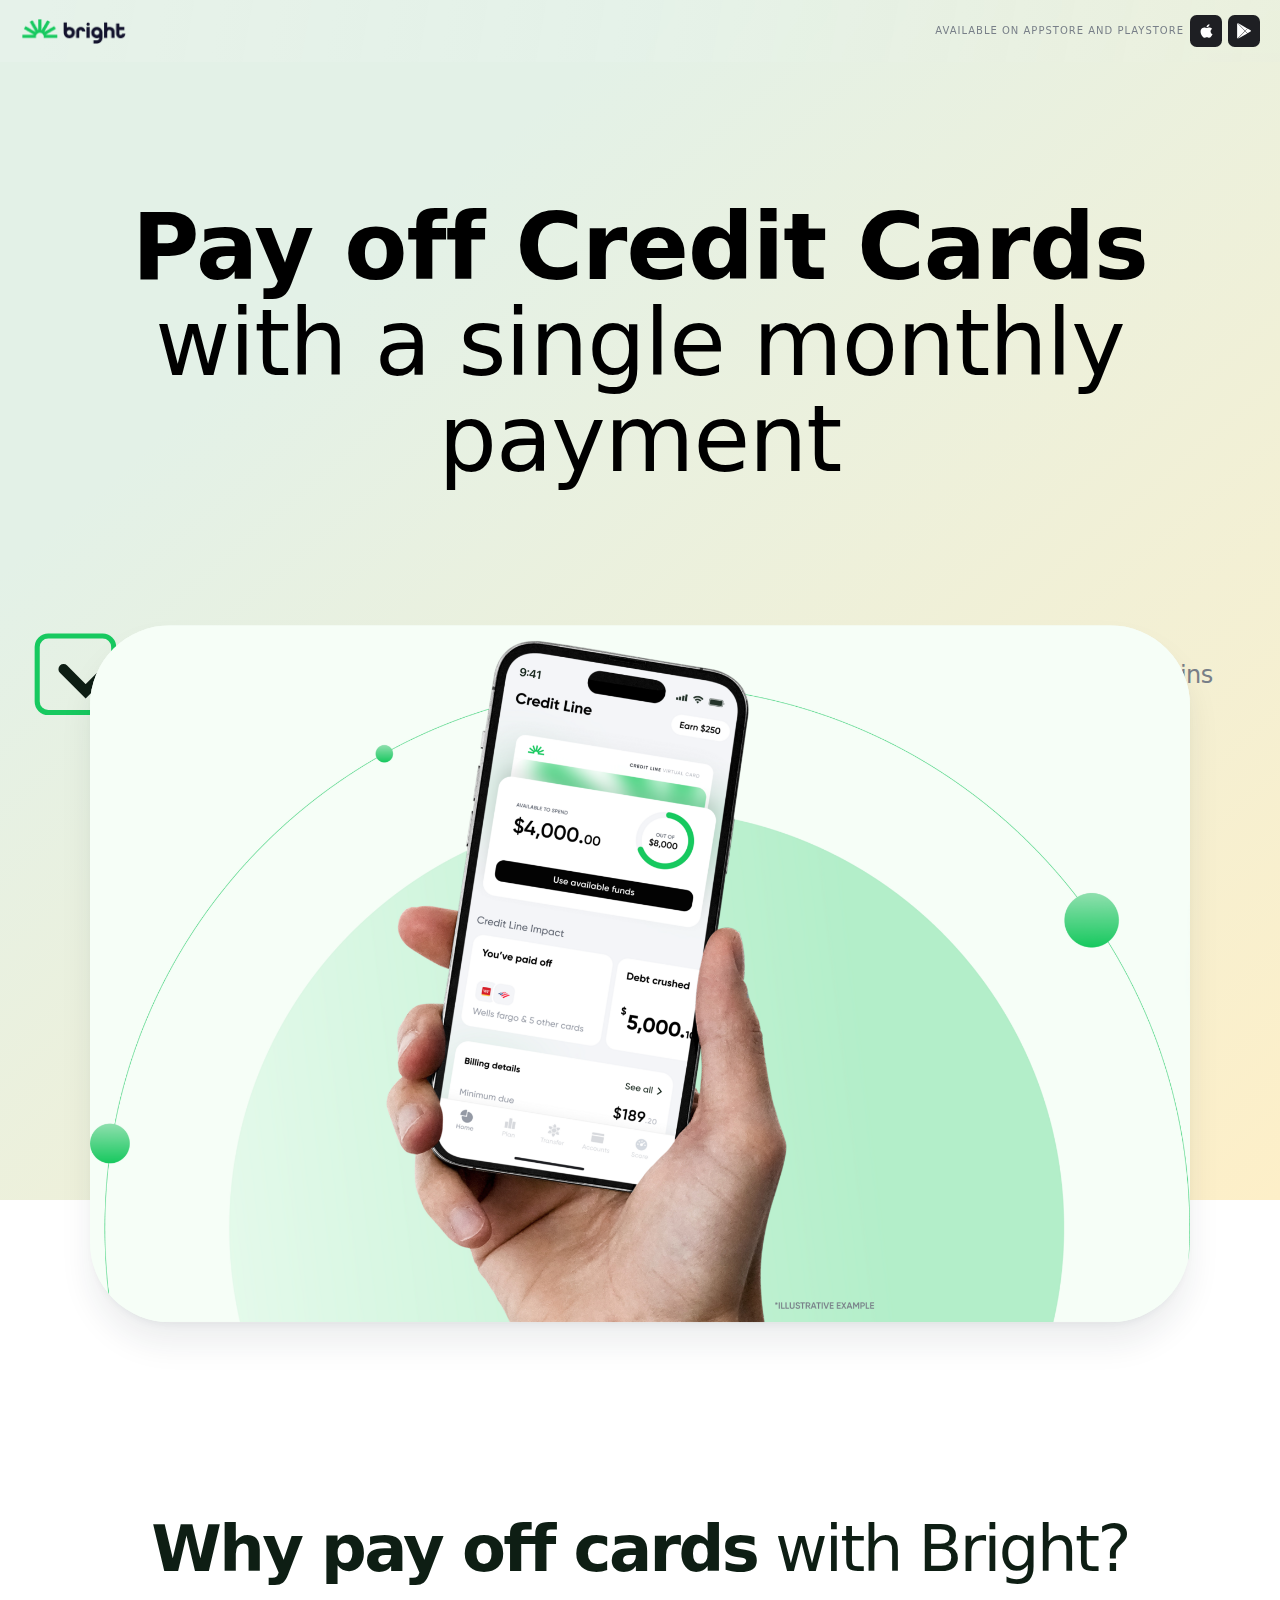
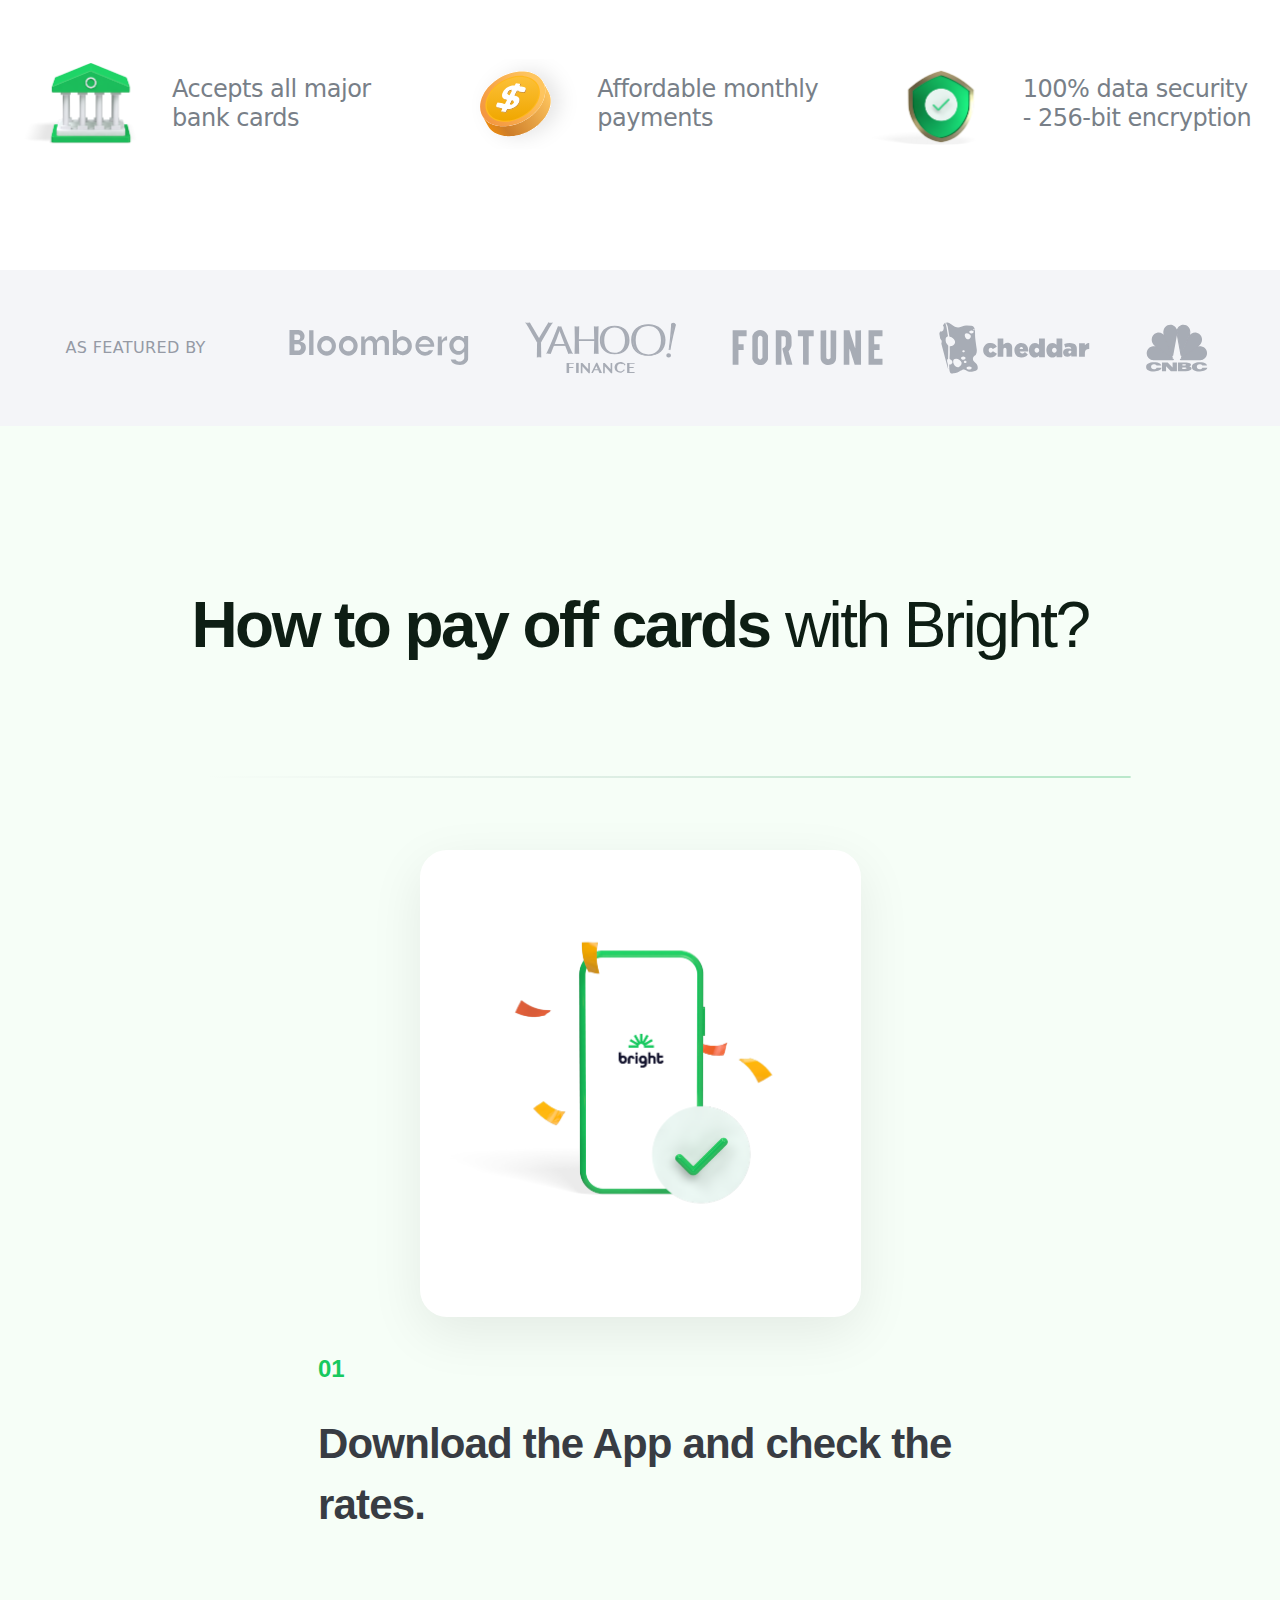
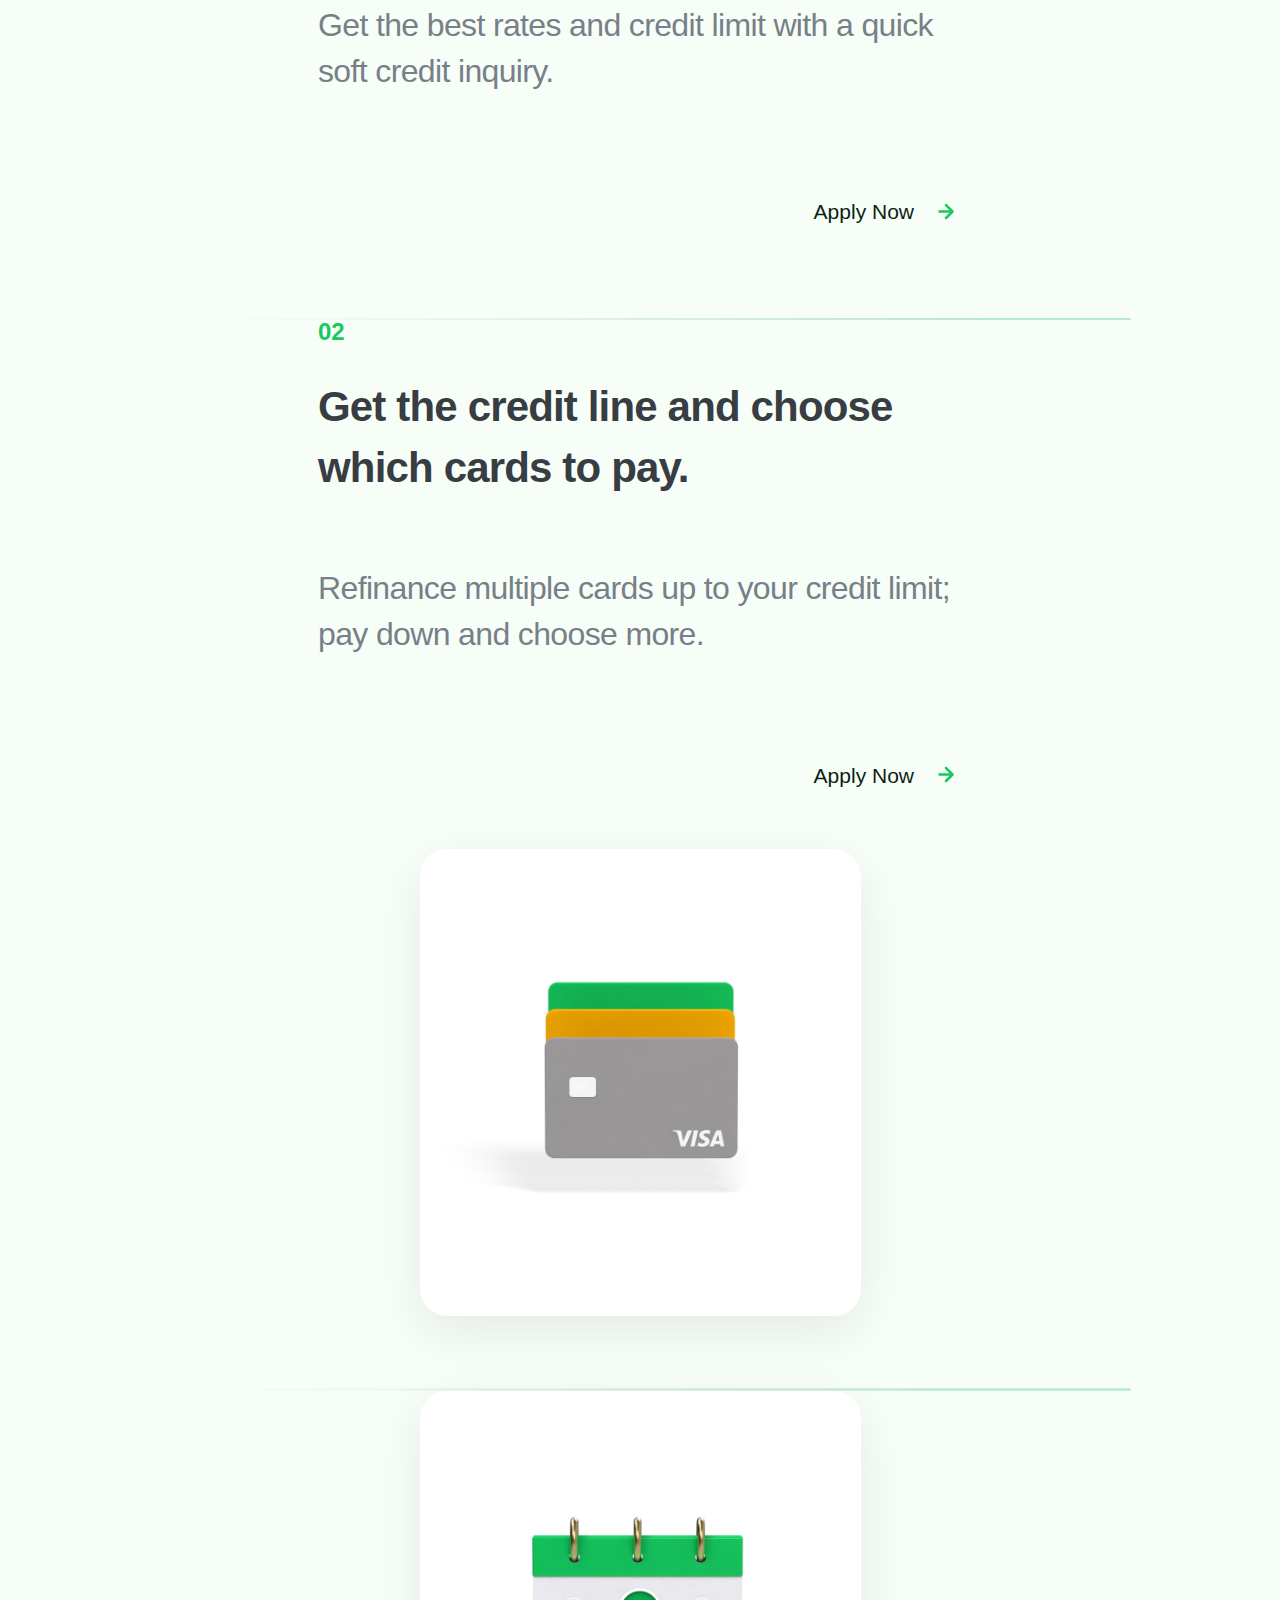
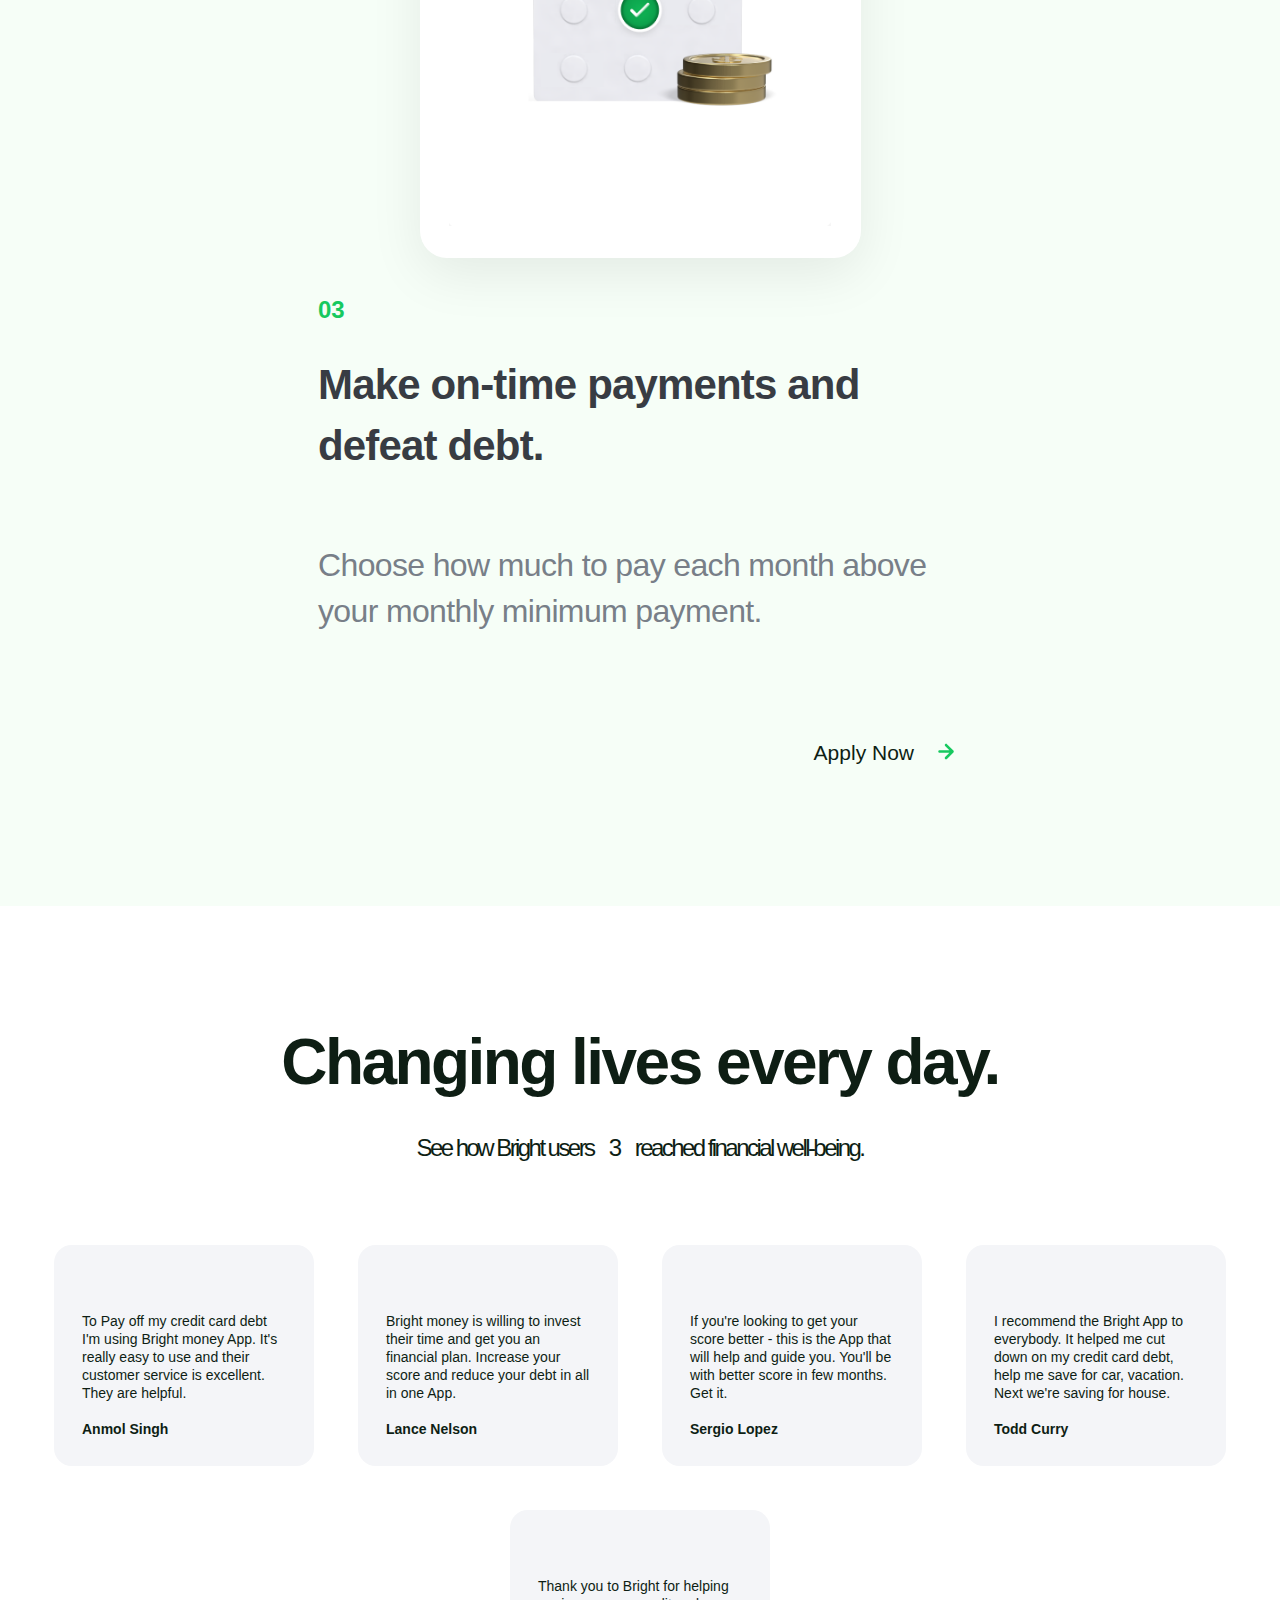
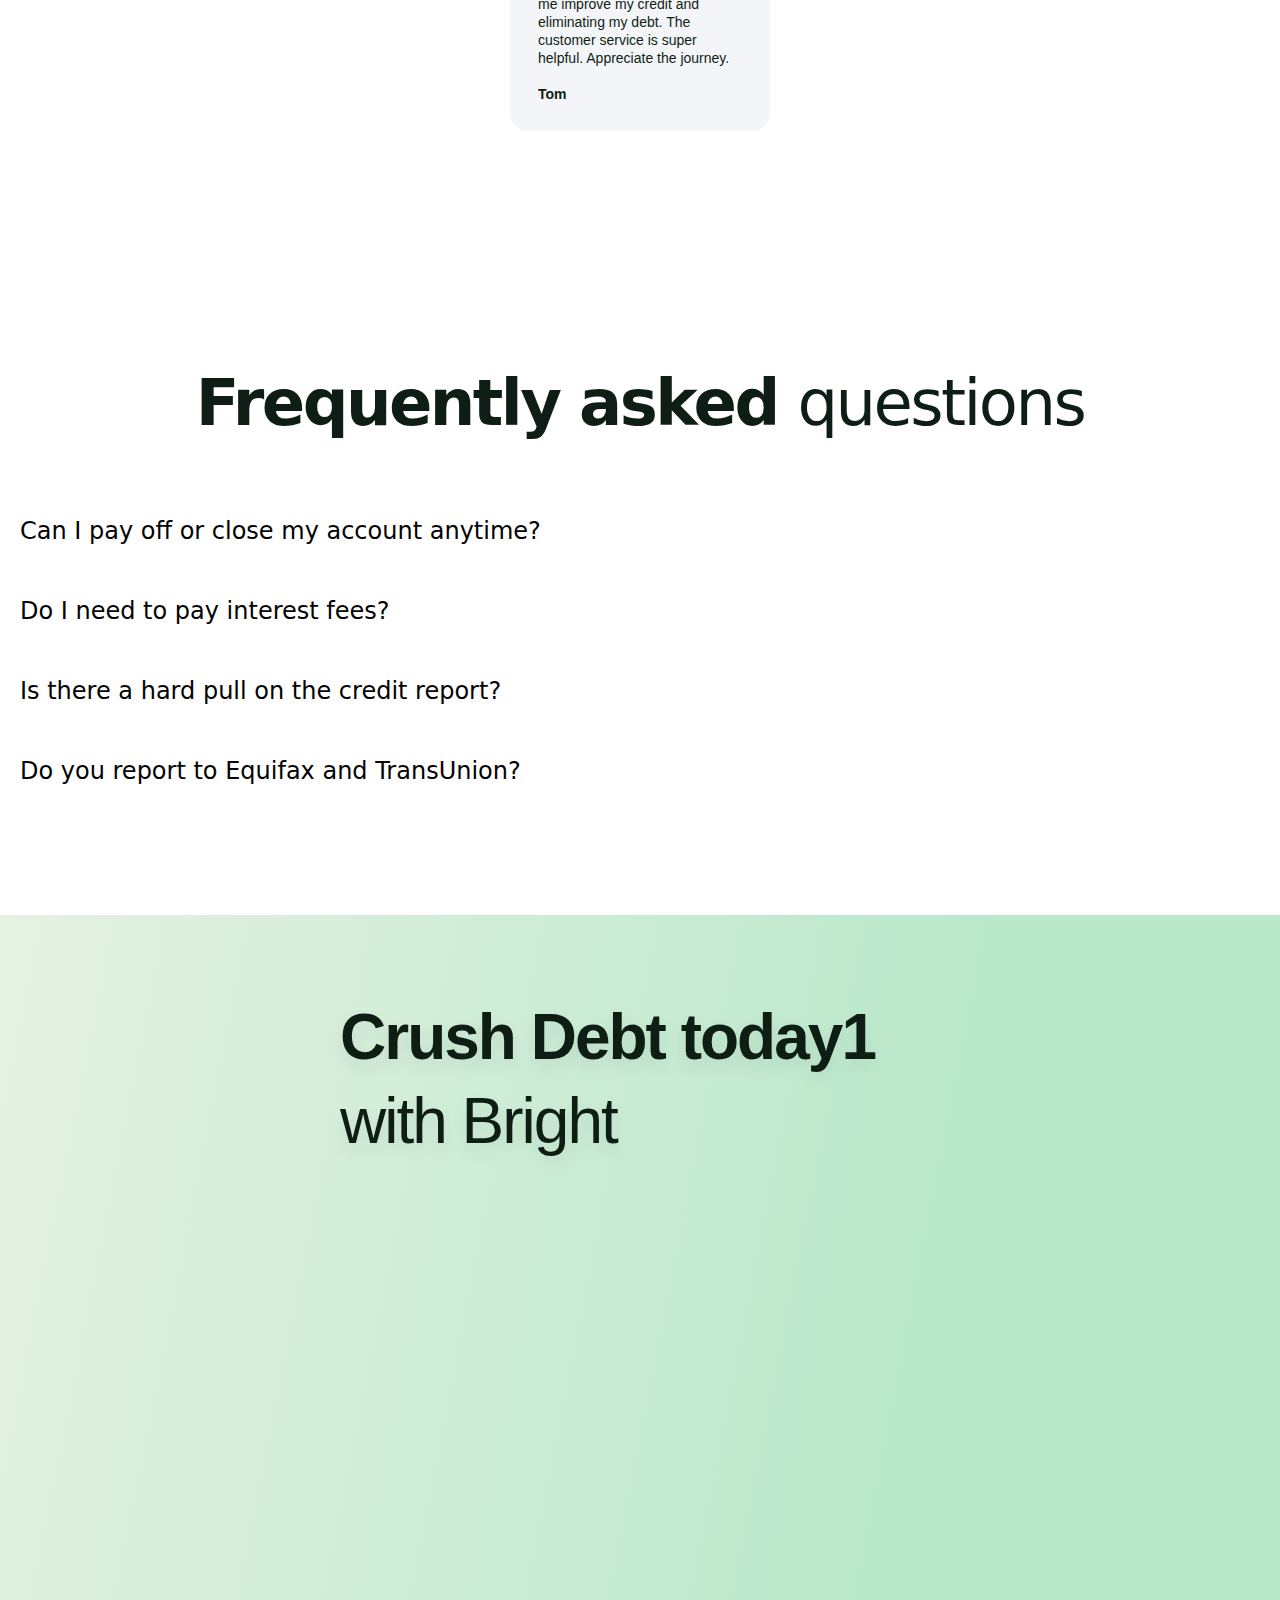
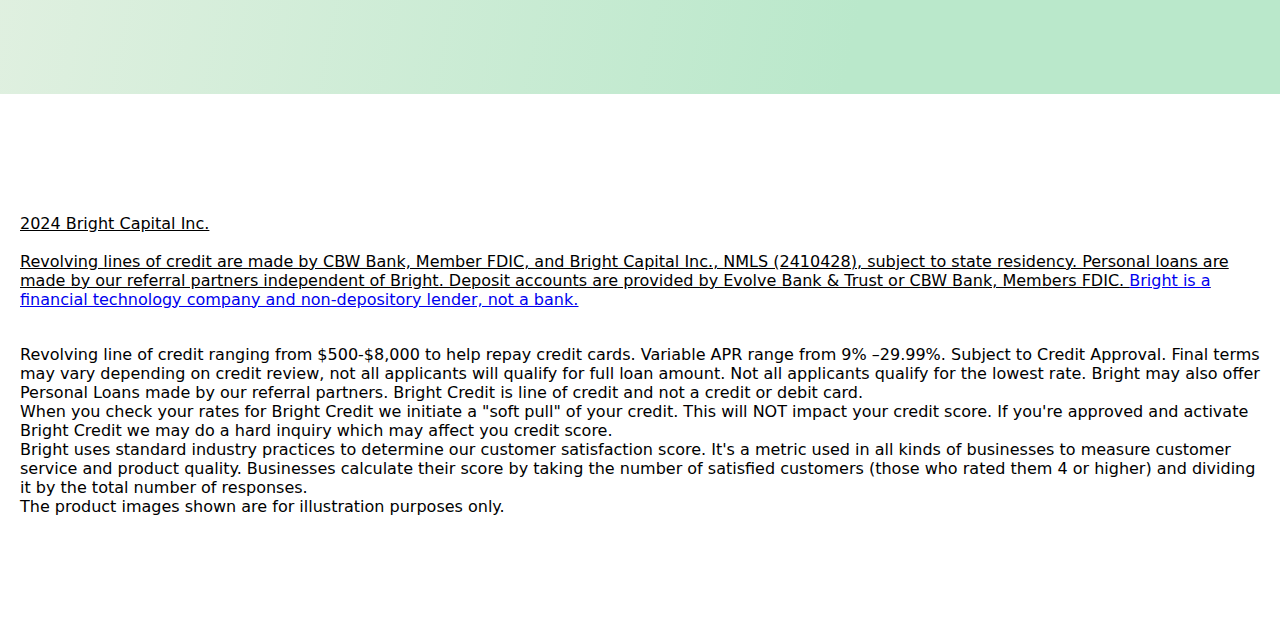
<file: index.html>
<!doctype html>
<html lang="en">
    <head>
        <meta charset="UTF-8" />
        <meta name="viewport" content="width=device-width, initial-scale=1.0" />
        <title>Combined Website</title>
        <link rel="stylesheet" href="styles.css" />
    </head>

    <body>
        <div class="app-banner" role="banner">
            <div class="app-nav">
                <div class="app-content">
                    <img
                        loading="lazy"
                        src="img/Bright Primary Horizontal - Dark.png"
                        class="app-logo"
                        alt="Application logo"
                        width="108"
                        height="25"
                    />
                    <div class="store-container">
                        <div class="store-text" role="text">
                            AVAILABLE ON APPSTORE AND PLAYSTORE
                        </div>
                        <a
                            href="#"
                            class="store-icon-wrapper"
                            tabindex="0"
                            role="link"
                            aria-label="Download on App Store"
                        >
                            <img
                                loading="lazy"
                                src="img/appstore.svg"
                                class="store-icon"
                                alt="App Store icon"
                                width="13"
                                height="16"
                            />
                        </a>
                        <a
                            href="#"
                            class="play-store-wrapper"
                            tabindex="0"
                            role="link"
                            aria-label="Get it on Google Play"
                        >
                            <img
                                loading="lazy"
                                src="img/playstore.svg"
                                class="play-store-icon"
                                alt="Google Play Store icon"
                                width="14"
                                height="16"
                            />
                        </a>
                    </div>
                </div>
            </div>
        </div>

        <div class="payment-section">
            <div class="payment-container">
                <div class="payment-title">
                    Pay off Credit Cards
                    <br />
                    <span class="payment-title-light"
                        >with a single monthly payment</span
                    >
                </div>
                <div class="features-container">
                    <div class="feature-item">
                        <img
                            loading="lazy"
                            src="img/correcttic.svg"
                            class="feature-icon"
                            alt="Credit line icon"
                        />
                        <div class="feature-text">
                            Credit line of up to $8,0001
                        </div>
                    </div>
                    <div class="feature-item">
                        <img
                            loading="lazy"
                            src="img/correcttic.svg"
                            class="feature-icon"
                            alt="Credit score icon"
                        />
                        <div class="feature-text">
                            No impact on the score to check rates2
                        </div>
                    </div>
                    <div class="feature-item">
                        <img
                            loading="lazy"
                            src="img/correcttic.svg"
                            class="feature-icon"
                            alt="Quick signup icon"
                        />
                        <div class="feature-text">Sign up in 2 mins</div>
                    </div>
                </div>
            </div>
        </div>

        <div class="profile-container">
            <img
                loading="lazy"
                src="img/profileavtar.png"
                class="profile-image"
                alt="Profile avatar"
            />
        </div>

        <div class="section-container">
            <div class="content-wrapper">
                <div class="heading">
                    <span class="heading-bold">Why pay off cards</span>
                    <span class="heading-regular">with Bright?</span>
                </div>
                <div class="features-container">
                    <div class="feature-item">
                        <img
                            loading="lazy"
                            src="img/bankcard.png"
                            class="feature-icon"
                            alt="Bank cards acceptance icon"
                        />
                        <div class="feature-text">
                            Accepts all major bank cards
                        </div>
                    </div>
                    <div class="feature-item">
                        <img
                            loading="lazy"
                            src="img/monthlypayment.svg"
                            class="feature-icon"
                            alt="Monthly payments icon"
                        />
                        <div class="feature-text">
                            Affordable monthly payments
                        </div>
                    </div>
                    <div class="feature-item">
                        <img
                            loading="lazy"
                            src="img/datasecurity.png"
                            class="feature-icon"
                            alt="Data security icon"
                        />
                        <div class="feature-text">
                            100% data security - 256-bit encryption
                        </div>
                    </div>
                </div>
            </div>
        </div>

        <div class="featured-container">
            <div class="featured-content">
                <div class="featured-heading">AS FEATURED BY</div>
                <img
                    loading="lazy"
                    src="img/featuredcompaylogo.svg"
                    class="featured-logo"
                    alt="Featured company logo"
                />
            </div>
        </div>

        <div class="section-wrapper">
            <div class="content-container">
                <h1 class="main-heading">
                    <span class="heading-bold">How to pay off cards</span>
                    <span class="heading-regular">with Bright?</span>
                </h1>

                <img class="divider" src="img/greenline.svg" alt="" />

                <div class="steps-container">
                    <div class="step-wrapper">
                        <div class="card-container">
                            <img
                                class="card-image"
                                src="img/app.png"
                                alt="Credit card application interface illustration"
                            />
                        </div>

                        <div class="step-content">
                            <div class="step-details">
                                <div class="step-number">01</div>
                                <h2 class="step-title">
                                    Download the App and check the rates.
                                </h2>
                                <p class="step-description">
                                    Get the best rates and credit limit with a
                                    quick soft credit inquiry.
                                </p>
                            </div>

                            <button class="action-button" tabindex="0">
                                <span class="button-text">Apply Now</span>
                                <img
                                    class="button-icon"
                                    src="img/greenarrow.svg"
                                    alt=""
                                />
                            </button>
                        </div>
                    </div>

                    <img class="divider" src="/img/greenline.svg" alt="" />

                    <div class="step-wrapper">
                        <div class="step-content">
                            <div class="step-details">
                                <div class="step-number">02</div>
                                <h2 class="step-title">
                                    Get the credit line and choose which cards
                                    to pay.
                                </h2>
                                <p class="step-description">
                                    Refinance multiple cards up to your credit
                                    limit; pay down and choose more.
                                </p>
                            </div>

                            <button class="action-button" tabindex="0">
                                <span class="button-text">Apply Now</span>
                                <img
                                    class="button-icon"
                                    src="/img/greenarrow.svg"
                                    alt=""
                                />
                            </button>
                        </div>

                        <div class="card-container">
                            <img
                                class="card-image"
                                src="img/cards.png"
                                alt="Credit line selection interface illustration"
                            />
                        </div>
                    </div>

                    <img class="divider" src="img/greenline.svg" alt="" />

                    <div class="step-wrapper">
                        <div class="card-container">
                            <img
                                class="card-image"
                                src="/img/Credit_Builder.png"
                                alt="Credit card application interface illustration"
                            />
                        </div>

                        <div class="step-content">
                            <div class="step-details">
                                <div class="step-number">03</div>
                                <h2 class="step-title">
                                    Make on-time payments and defeat debt.
                                </h2>
                                <p class="step-description">
                                    Choose how much to pay each month above your
                                    monthly minimum payment.
                                </p>
                            </div>

                            <button class="action-button" tabindex="0">
                                <span class="button-text">Apply Now</span>
                                <img
                                    class="button-icon"
                                    src="/img/greenarrow.svg"
                                    alt=""
                                />
                            </button>
                        </div>
                    </div>
                </div>
            </div>
        </div>

        <div class="testimonials-wrapper">
            <div class="testimonials-container">
                <div class="testimonials-header">
                    <div class="header-text">
                        <span class="header-text-bold"
                            >Changing lives every day.</span
                        >
                        <br />
                        <span class="header-text-regular"
                            >See how Bright users</span
                        >
                        <span class="header-text-regular">3</span>
                        <span class="header-text-regular"
                            >reached financial well-being.</span
                        >
                    </div>
                </div>
                <div class="testimonials-grid">
                    <div class="testimonial-card-wrapper">
                        <div class="testimonial-card">
                            <div class="testimonial-logo">
                                <img
                                    loading="lazy"
                                    src="img/stars.svg"
                                    class="logo-image"
                                    alt="Bright Money Logo"
                                />
                            </div>
                            <div class="testimonial-text">
                                To Pay off my credit card debt I'm using Bright
                                money App. It's really easy to use and their
                                customer service is excellent. They are helpful.
                                <br /><br />
                                <span class="author-name">Anmol Singh</span>
                            </div>
                        </div>
                    </div>
                    <div class="testimonial-card-wrapper">
                        <div class="testimonial-card">
                            <div class="testimonial-logo">
                                <img
                                    loading="lazy"
                                    src="img/stars.svg"
                                    class="logo-image"
                                    alt="Bright Money Logo"
                                />
                            </div>
                            <div class="testimonial-text">
                                Bright money is willing to invest their time and
                                get you an financial plan. Increase your score
                                and reduce your debt in all in one App.
                                <br /><br />
                                <span class="author-name">Lance Nelson</span>
                            </div>
                        </div>
                    </div>
                    <div class="testimonial-card-wrapper">
                        <div class="testimonial-card">
                            <div class="testimonial-logo">
                                <img
                                    loading="lazy"
                                    src="img/stars.svg"
                                    class="logo-image"
                                    alt="Bright Money Logo"
                                />
                            </div>
                            <div class="testimonial-text">
                                If you're looking to get your score better -
                                this is the App that will help and guide you.
                                You'll be with better score in few months. Get
                                it.
                                <br /><br />
                                <span class="author-name">Sergio Lopez</span>
                            </div>
                        </div>
                    </div>
                    <div class="testimonial-card-wrapper">
                        <div class="testimonial-card">
                            <div class="testimonial-logo">
                                <img
                                    loading="lazy"
                                    src="img/stars.svg"
                                    class="logo-image"
                                    alt="Bright Money Logo"
                                />
                            </div>
                            <div class="testimonial-text">
                                I recommend the Bright App to everybody. It
                                helped me cut down on my credit card debt, help
                                me save for car, vacation. Next we're saving for
                                house.
                                <br /><br />
                                <span class="author-name">Todd Curry</span>
                            </div>
                        </div>
                    </div>
                    <div class="testimonial-card-wrapper">
                        <div class="testimonial-card">
                            <div class="testimonial-logo">
                                <img
                                    loading="lazy"
                                    src="img/stars.svg"
                                    class="logo-image"
                                    alt="Bright Money Logo"
                                />
                            </div>
                            <div class="testimonial-text">
                                Thank you to Bright for helping me improve my
                                credit and eliminating my debt. The customer
                                service is super helpful. Appreciate the
                                journey.
                                <br /><br />
                                <span class="author-name">Tom</span>
                            </div>
                        </div>
                    </div>
                </div>
            </div>
        </div>

        <div class="faq-container">
            <div class="faq-wrapper">
                <div class="faq-title">
                    Frequently asked
                    <span class="title-light">questions</span>
                </div>
                <div class="faq-list">
                    <div class="faq-item">
                        <div class="faq-question" tabindex="0" role="button">
                            Can I pay off or close my account anytime?
                        </div>
                        <img
                            loading="lazy"
                            src="img/correcticon.svg"
                            class="toggle-icon"
                            alt=""
                        />
                    </div>
                    <div class="faq-item">
                        <div class="faq-question" tabindex="0" role="button">
                            Do I need to pay interest fees?
                        </div>
                        <img
                            loading="lazy"
                            src="img/crossicon.svg"
                            class="toggle-icon"
                            alt=""
                        />
                    </div>
                    <div class="faq-item">
                        <div class="faq-question" tabindex="0" role="button">
                            Is there a hard pull on the credit report?
                        </div>
                        <img
                            loading="lazy"
                            src="img/crossicon.svg"
                            class="toggle-icon"
                            alt=""
                        />
                    </div>
                    <div class="faq-item">
                        <div class="faq-question" tabindex="0" role="button">
                            Do you report to Equifax and TransUnion?
                        </div>
                        <img
                            loading="lazy"
                            src="img/correcticon.svg"
                            class="toggle-icon"
                            alt=""
                        />
                    </div>
                </div>
            </div>
        </div>

        <div class="banner-container">
            <div class="banner-content">
                <div class="banner-text-column">
                    <div class="banner-text-wrapper">
                        <div class="banner-heading">
                            Crush Debt today1
                            <span class="banner-light-text">with Bright</span>
                        </div>
                    </div>
                </div>
                <div class="banner-image-column">
                    <img
                        loading="lazy"
                        src="img/bright.png"
                        class="banner-image"
                        alt="Bright debt management illustration"
                    />
                </div>
            </div>
        </div>

        <div class="disclaimer-container">
            <div class="disclaimer-wrapper">
                <div class="legal-text">
                    <span class="bold-text">2024 Bright Capital Inc.</span>
                    <br />
                    <br />
                    <span class="bold-text">
                        Revolving lines of credit are made by CBW Bank, Member
                        FDIC, and Bright Capital Inc., NMLS (2410428), subject
                        to state residency. Personal loans are made by our
                        referral partners independent of Bright. Deposit
                        accounts are provided by Evolve Bank & Trust or CBW
                        Bank, Members FDIC.
                    </span>
                    <a
                        href="https://www.brightmoney.co/legal/bright-not-a-bank"
                        class="underline-link"
                        target="_blank"
                    >
                        Bright is a financial technology company and
                        non-depository lender, not a bank.
                    </a>
                </div>
                <div class="terms-text">
                    Revolving line of credit ranging from $500-$8,000 to help
                    repay credit cards. Variable APR range from 9% –29.99%.
                    Subject to Credit Approval. Final terms may vary depending
                    on credit review, not all applicants will qualify for full
                    loan amount. Not all applicants qualify for the lowest rate.
                    Bright may also offer Personal Loans made by our referral
                    partners. Bright Credit is line of credit and not a credit
                    or debit card.
                    <br />
                    When you check your rates for Bright Credit we initiate a
                    "soft pull" of your credit. This will NOT impact your credit
                    score. If you're approved and activate Bright Credit we may
                    do a hard inquiry which may affect you credit score.
                    <br />
                    Bright uses standard industry practices to determine our
                    customer satisfaction score. It's a metric used in all kinds
                    of businesses to measure customer service and product
                    quality. Businesses calculate their score by taking the
                    number of satisfied customers (those who rated them 4 or
                    higher) and dividing it by the total number of responses.
                    <br />
                    The product images shown are for illustration purposes only.
                </div>
            </div>
        </div>
    </body>
</html>
</file>
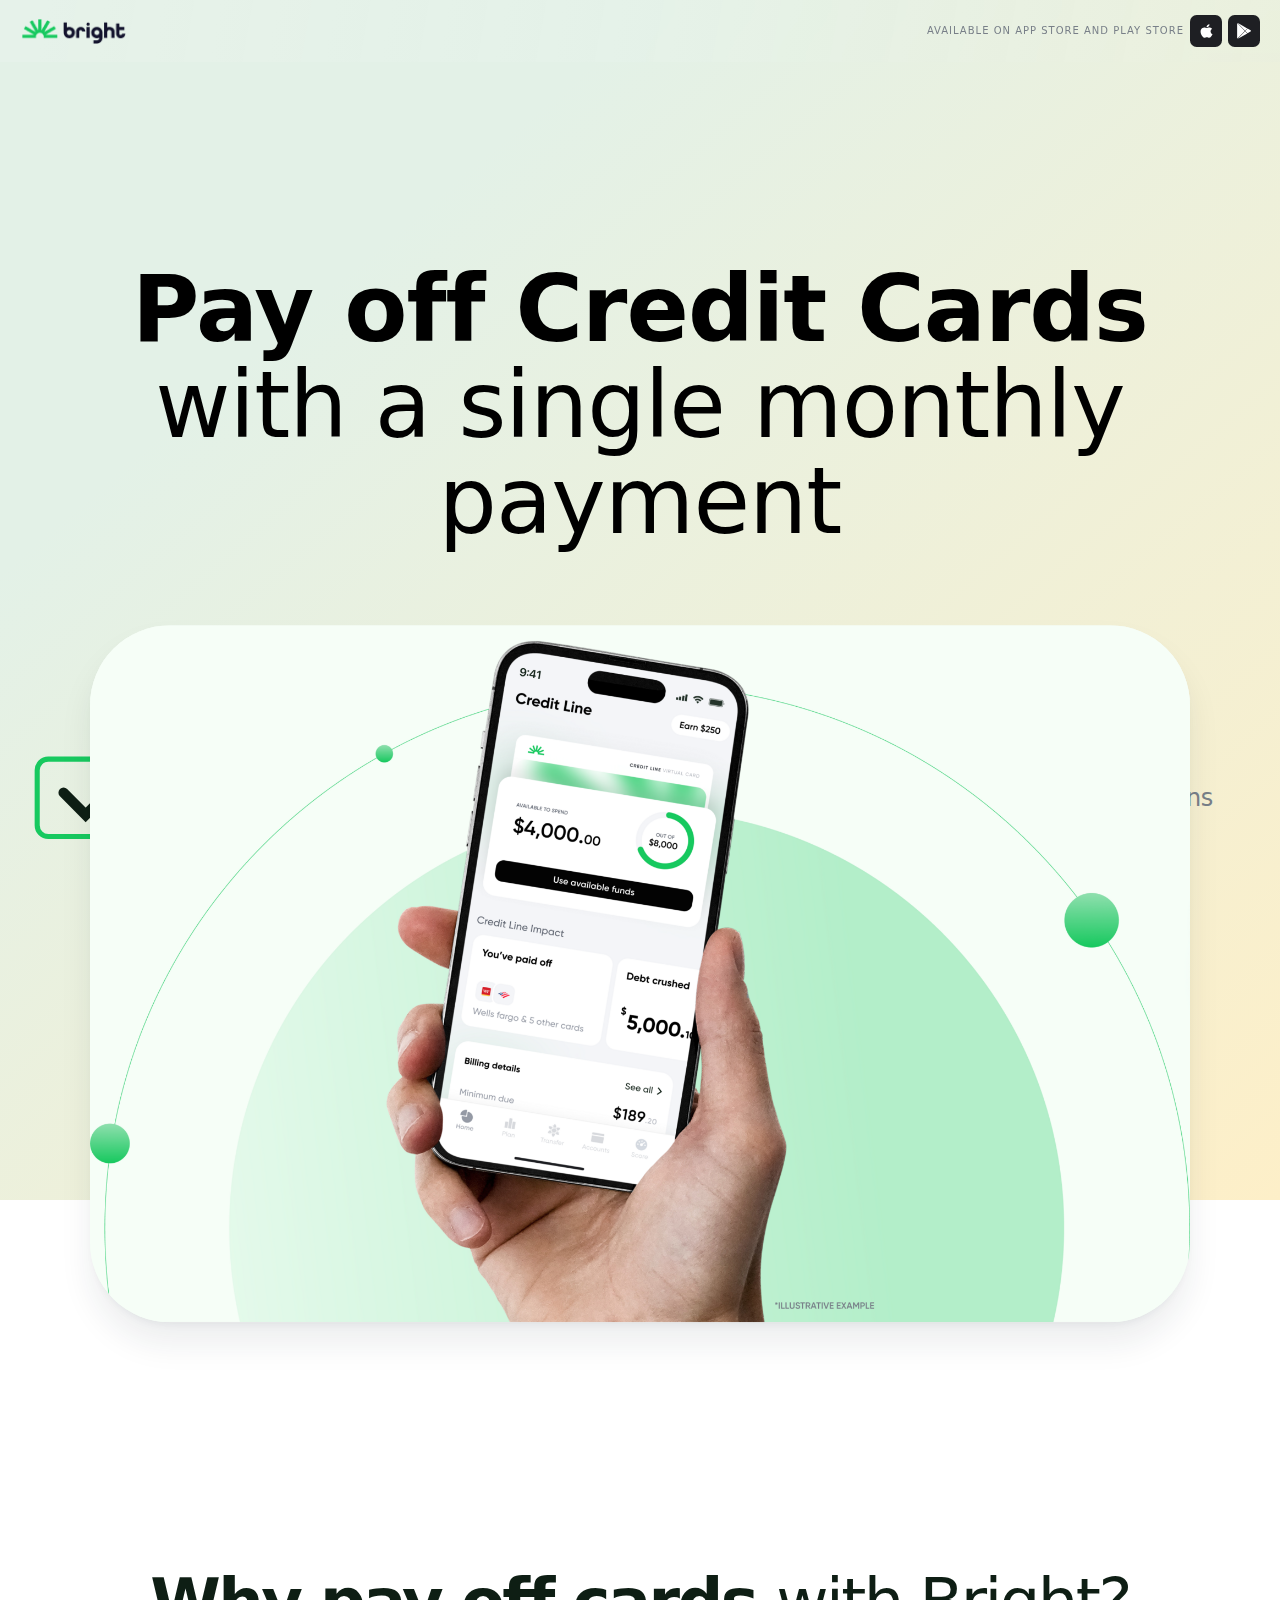
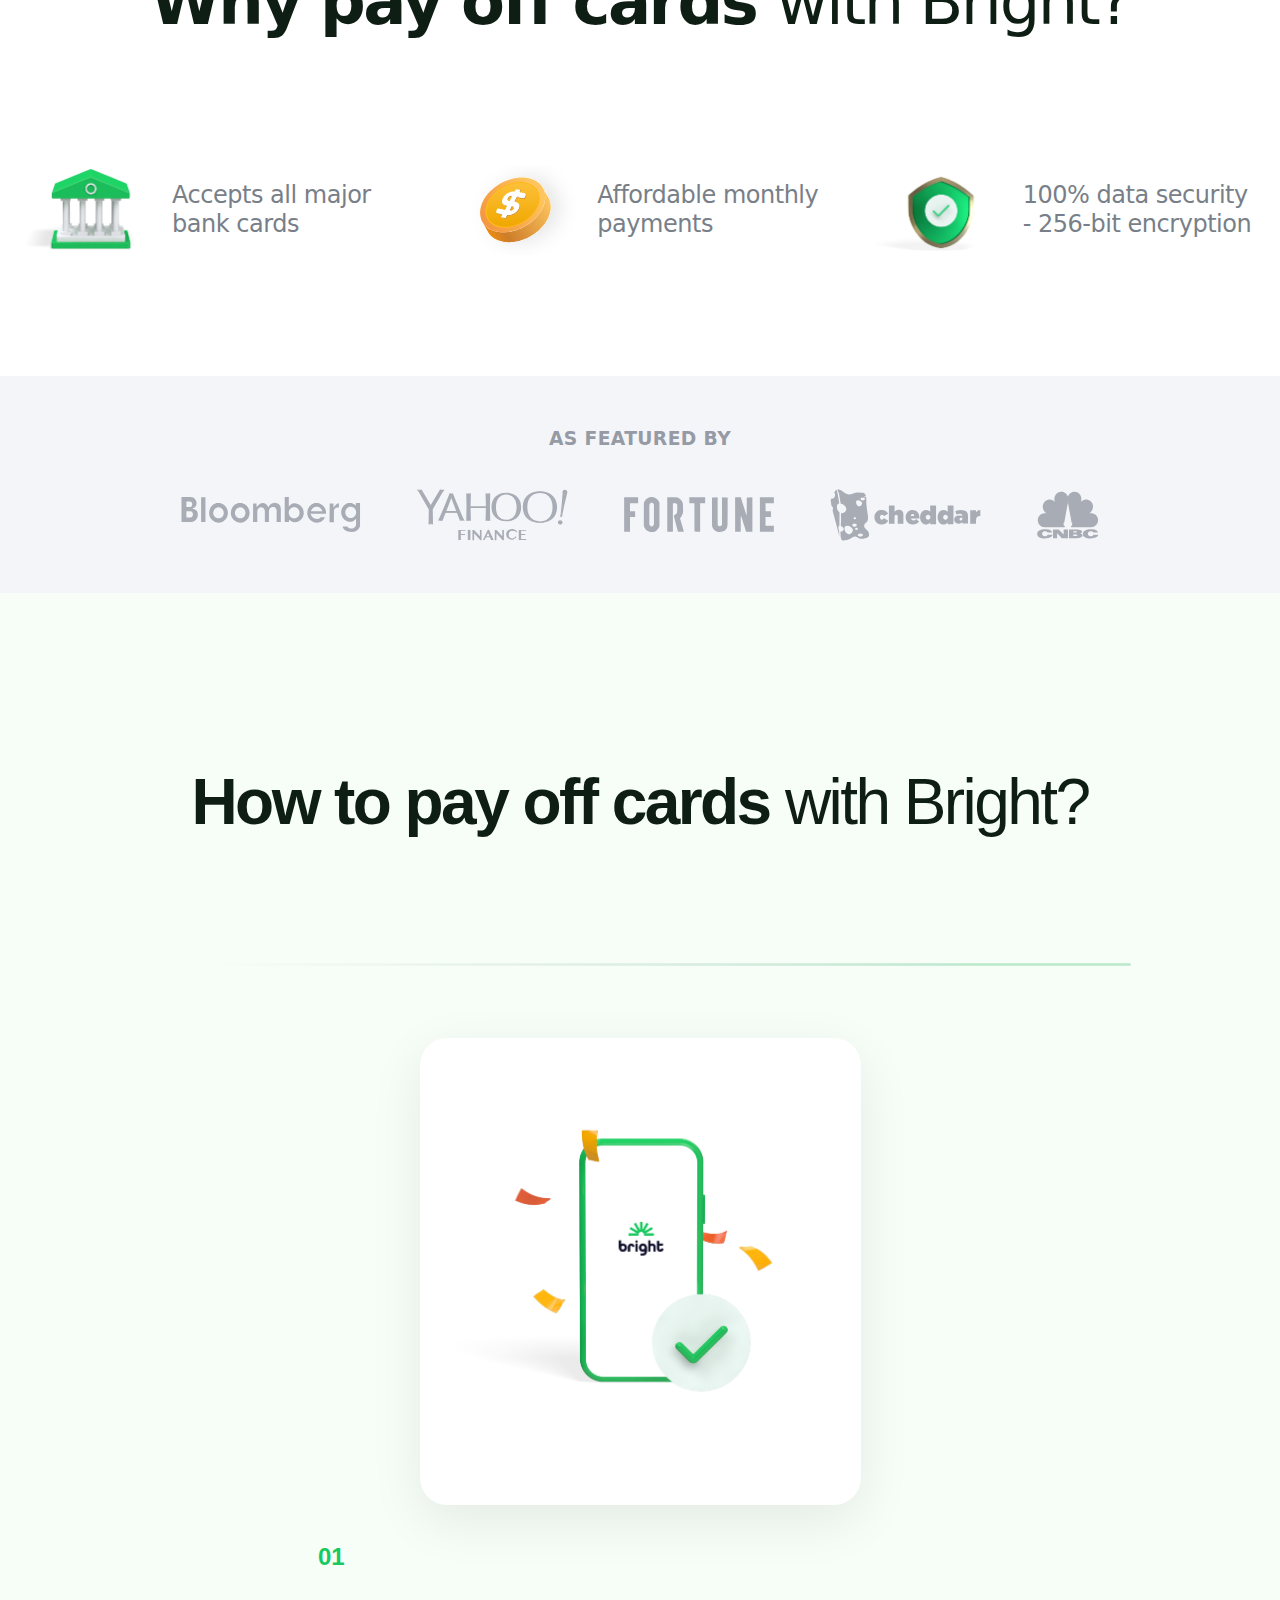
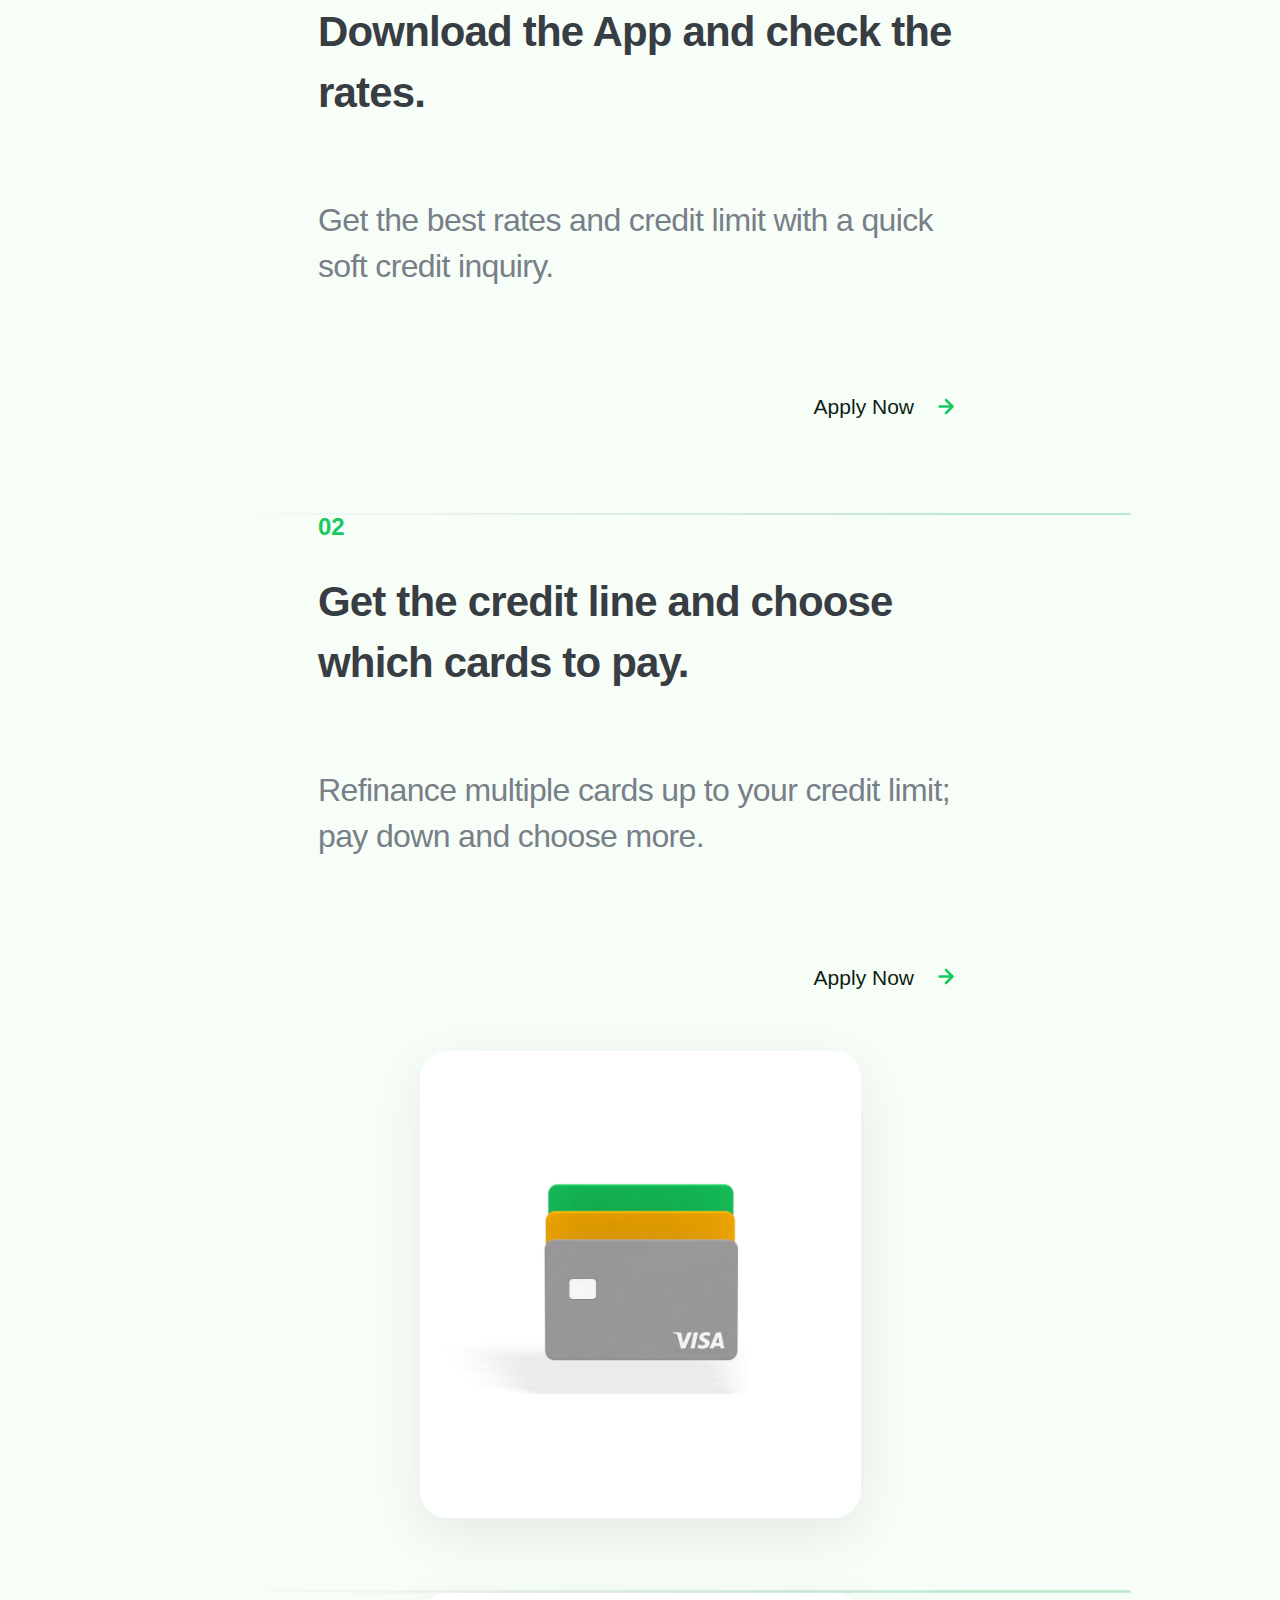
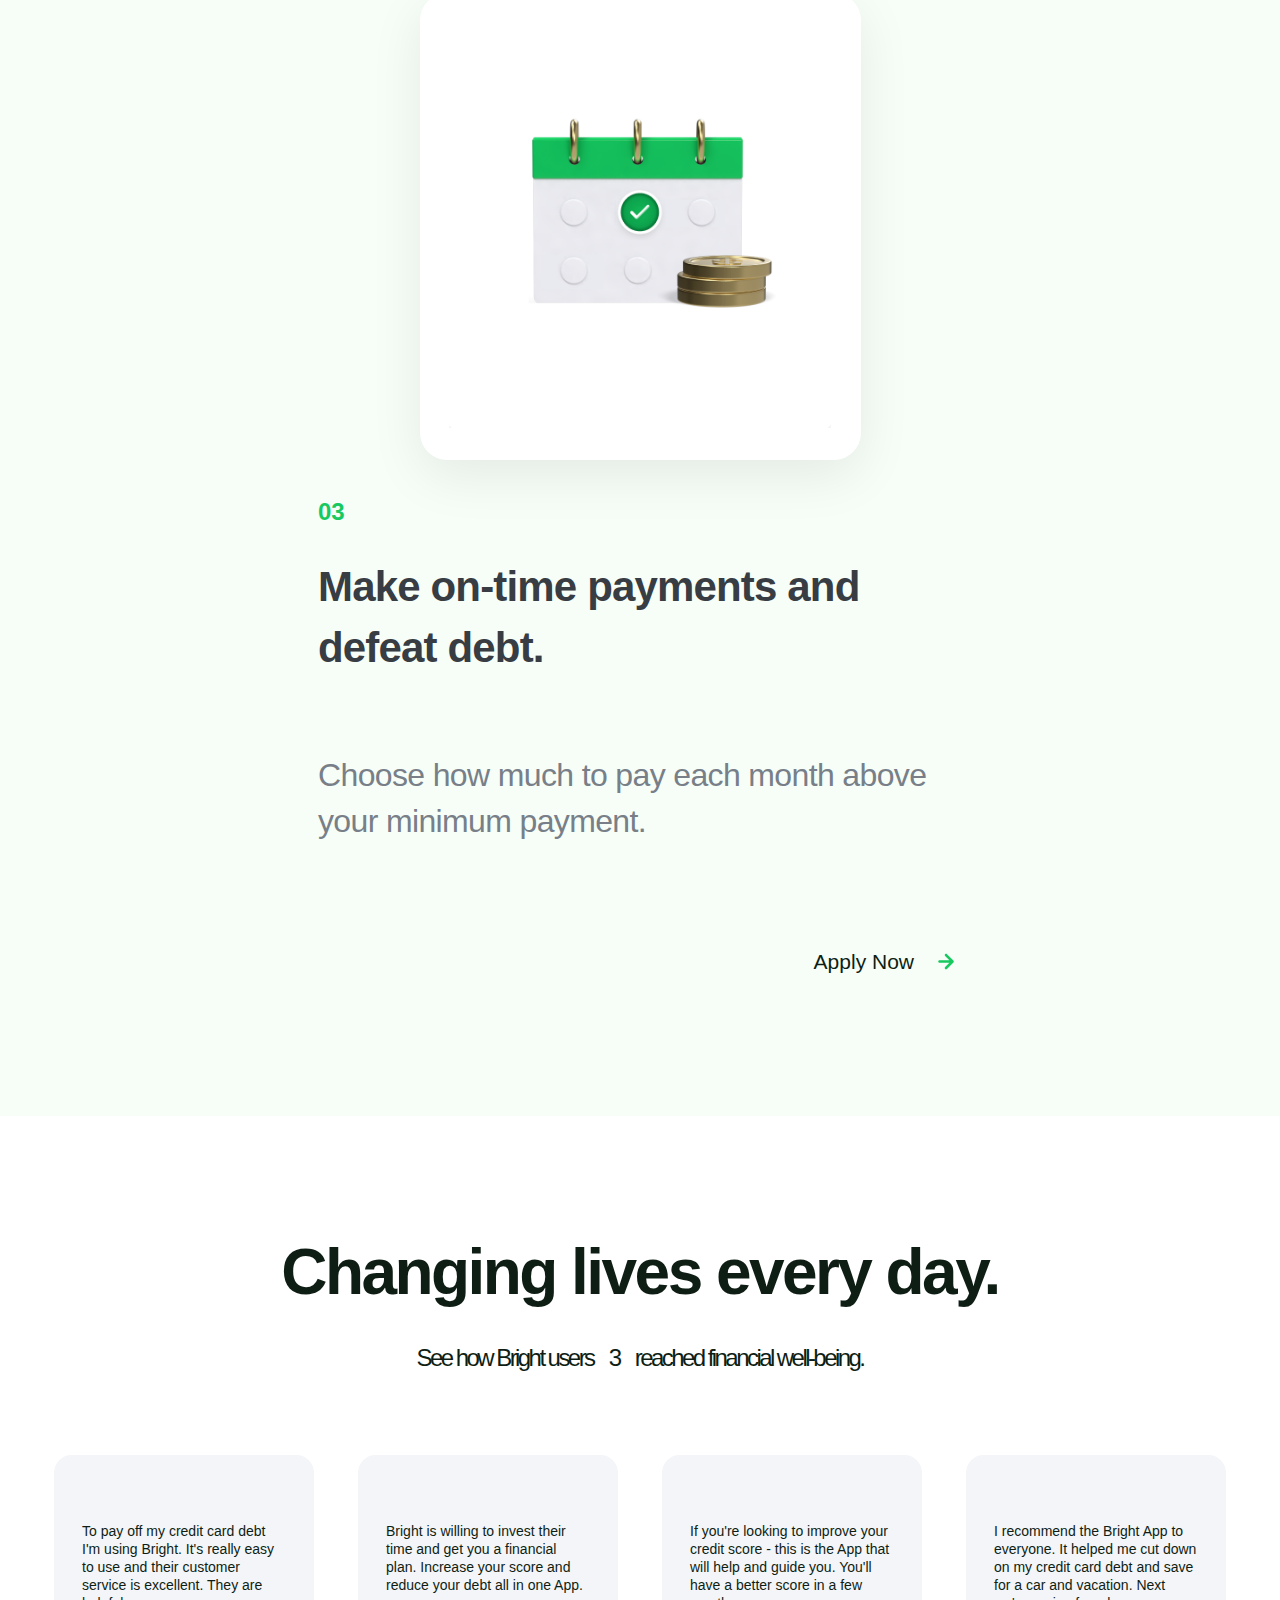
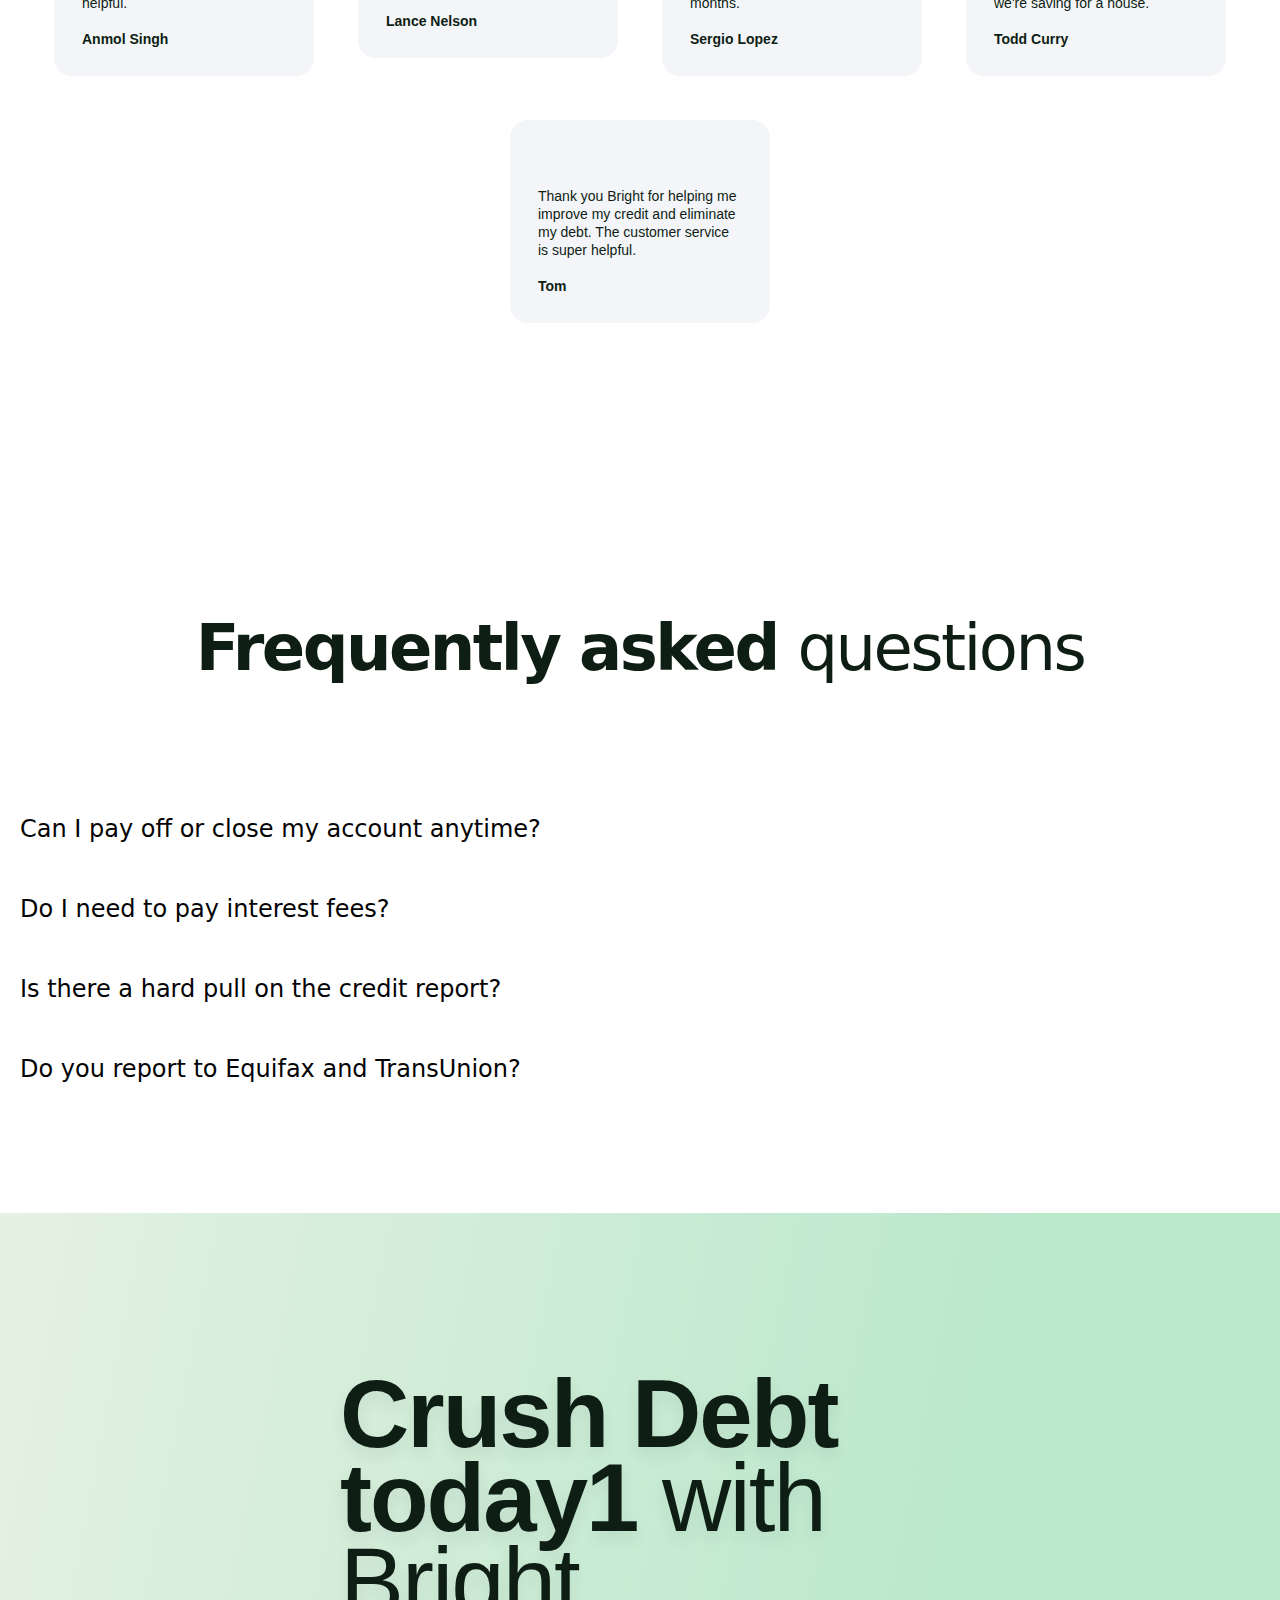
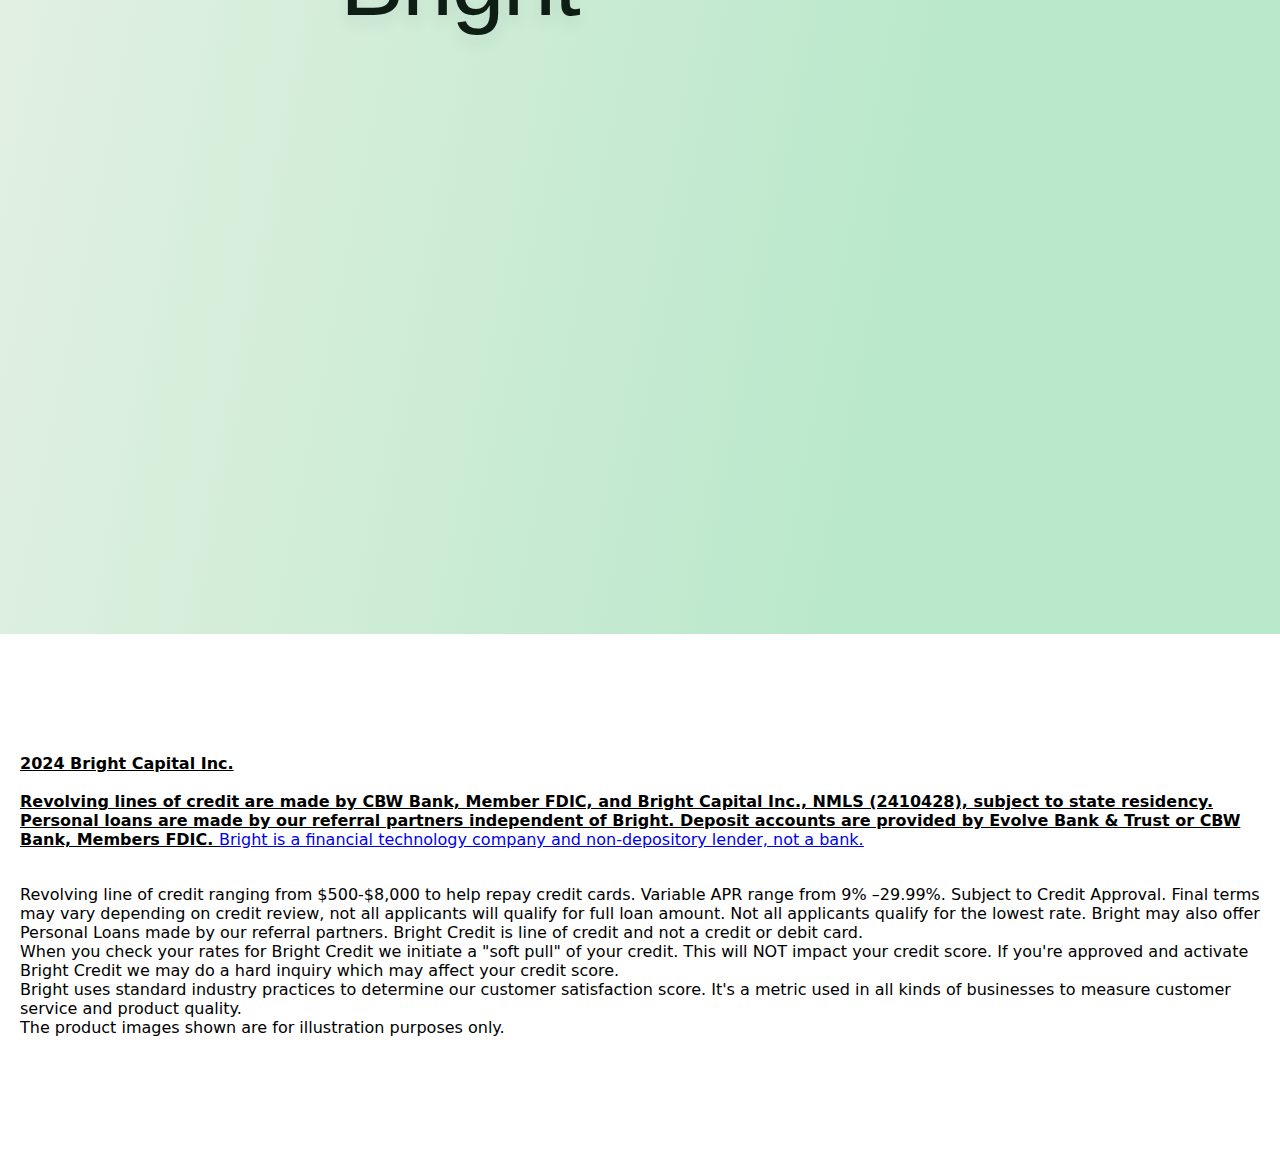
<file: seo-index.html>
<!doctype html>
<html lang="en">
<head>
  <meta charset="UTF-8" />
  <meta name="viewport" content="width=device-width, initial-scale=1.0"/>
  <title>Bright - AI-Driven Fintech Service for Credit Card Debt Management</title>
  <meta name="description" content="Bright is an AI-powered fintech solution that helps you pay off credit card debt with a single monthly payment. Secure, fast, and trusted. Learn how Bright can improve your financial health." />
  <link rel="stylesheet" href="styles.css" />

  <!-- JSON-LD Schema Markup for Product -->
  <script type="application/ld+json">
  {
    "@context": "https://schema.org/",
    "@type": "Product",
    "name": "Bright Credit Service",
    "image": "https://example.com/img/Bright-Primary-Horizontal-Dark.png",
    "description": "Bright is an AI-powered fintech solution that consolidates credit card debts into a single monthly payment, offers competitive credit lines, and ensures secure transactions with 256-bit encryption.",
    "brand": {
      "@type": "Organization",
      "name": "Bright Capital Inc."
    },
    "offers": {
      "@type": "Offer",
      "url": "https://www.brightmoney.co",
      "priceCurrency": "USD",
      "price": "0", 
      "availability": "https://schema.org/InStock"
    }
  }
  </script>
</head>

<body>
  <header class="app-banner">
    <nav class="app-nav">
      <div class="app-content">
        <img
          loading="lazy"
          src="img/Bright Primary Horizontal - Dark.png"
          class="app-logo"
          alt="Bright AI Banking Logo"
          width="108"
          height="25"
        />
        <div class="store-container">
          <div class="store-text">AVAILABLE ON APP STORE AND PLAY STORE</div>
          <a
            href="#"
            class="store-icon-wrapper"
            aria-label="Download on the App Store"
          >
            <img
              loading="lazy"
              src="img/appstore.svg"
              class="store-icon"
              alt="App Store Download Button"
              width="13"
              height="16"
            />
          </a>
          <a
            href="#"
            class="play-store-wrapper"
            aria-label="Get it on Google Play"
          >
            <img
              loading="lazy"
              src="img/playstore.svg"
              class="play-store-icon"
              alt="Google Play Store Download Button"
              width="14"
              height="16"
            />
          </a>
        </div>
      </div>
    </nav>
  </header>

  <main>
    <section class="payment-section">
      <div class="payment-container">
        <h1 class="payment-title">
          Pay off Credit Cards<br />
          <span class="payment-title-light">with a single monthly payment</span>
        </h1>
        <div class="features-container">
          <div class="feature-item">
            <img
              loading="lazy"
              src="img/correcttic.svg"
              class="feature-icon"
              alt="Checkmark icon indicating credit line availability"
            />
            <div class="feature-text">Credit line of up to $8,0001</div>
          </div>
          <div class="feature-item">
            <img
              loading="lazy"
              src="img/correcttic.svg"
              class="feature-icon"
              alt="Checkmark icon indicating no credit score impact"
            />
            <div class="feature-text">No impact on the score to check rates2</div>
          </div>
          <div class="feature-item">
            <img
              loading="lazy"
              src="img/correcttic.svg"
              class="feature-icon"
              alt="Checkmark icon indicating quick signup"
            />
            <div class="feature-text">Sign up in 2 mins</div>
          </div>
        </div>
      </div>
    </section>

    <section class="profile-container">
      <img
        loading="lazy"
        src="img/profileavtar.png"
        class="profile-image"
        alt="Illustration of a user managing their credit profile"
      />
    </section>

    <section class="section-container">
      <div class="content-wrapper">
        <h2 class="heading">
          <span class="heading-bold">Why pay off cards</span>
          <span class="heading-regular">with Bright?</span>
        </h2>
        <div class="features-container">
          <div class="feature-item">
            <img
              loading="lazy"
              src="img/bankcard.png"
              class="feature-icon"
              alt="Icon representing bank card acceptance"
            />
            <div class="feature-text">Accepts all major bank cards</div>
          </div>
          <div class="feature-item">
            <img
              loading="lazy"
              src="img/monthlypayment.svg"
              class="feature-icon"
              alt="Icon representing monthly payments"
            />
            <div class="feature-text">Affordable monthly payments</div>
          </div>
          <div class="feature-item">
            <img
              loading="lazy"
              src="img/datasecurity.png"
              class="feature-icon"
              alt="Icon representing data security and encryption"
            />
            <div class="feature-text">
              100% data security - 256-bit encryption
            </div>
          </div>
        </div>
      </div>
    </section>

    <section class="featured-container">
      <div class="featured-content">
        <h3 class="featured-heading">AS FEATURED BY</h3>
        <img
          loading="lazy"
          src="img/featuredcompaylogo.svg"
          class="featured-logo"
          alt="Logo of a reputable financial publication featuring Bright"
        />
      </div>
    </section>

    <section class="section-wrapper">
      <div class="content-container">
        <h2 class="main-heading">
          <span class="heading-bold">How to pay off cards</span>
          <span class="heading-regular">with Bright?</span>
        </h2>

        <img class="divider" src="img/greenline.svg" alt="Section divider line" />

        <div class="steps-container">
          <div class="step-wrapper">
            <div class="card-container">
              <img
                class="card-image"
                src="img/app.png"
                alt="Mobile app interface screenshot"
              />
            </div>
            <div class="step-content">
              <div class="step-details">
                <div class="step-number">01</div>
                <h3 class="step-title">
                  Download the App and check the rates.
                </h3>
                <p class="step-description">
                  Get the best rates and credit limit with a quick soft credit
                  inquiry.
                </p>
              </div>
              <button class="action-button">
                <span class="button-text">Apply Now</span>
                <img class="button-icon" src="img/greenarrow.svg" alt="Arrow icon" />
              </button>
            </div>
          </div>

          <img class="divider" src="img/greenline.svg" alt="Section divider line" />

          <div class="step-wrapper">
            <div class="step-content">
              <div class="step-details">
                <div class="step-number">02</div>
                <h3 class="step-title">
                  Get the credit line and choose which cards to pay.
                </h3>
                <p class="step-description">
                  Refinance multiple cards up to your credit limit; pay down and
                  choose more.
                </p>
              </div>
              <button class="action-button">
                <span class="button-text">Apply Now</span>
                <img class="button-icon" src="img/greenarrow.svg" alt="Arrow icon" />
              </button>
            </div>
            <div class="card-container">
              <img
                class="card-image"
                src="img/cards.png"
                alt="Illustration showing multiple credit cards"
              />
            </div>
          </div>

          <img class="divider" src="img/greenline.svg" alt="Section divider line" />

          <div class="step-wrapper">
            <div class="card-container">
              <img
                class="card-image"
                src="img/Credit_Builder.png"
                alt="Illustration representing credit building tools"
              />
            </div>
            <div class="step-content">
              <div class="step-details">
                <div class="step-number">03</div>
                <h3 class="step-title">
                  Make on-time payments and defeat debt.
                </h3>
                <p class="step-description">
                  Choose how much to pay each month above your minimum payment.
                </p>
              </div>
              <button class="action-button">
                <span class="button-text">Apply Now</span>
                <img class="button-icon" src="img/greenarrow.svg" alt="Arrow icon" />
              </button>
            </div>
          </div>
        </div>
      </div>
    </section>

    <section class="testimonials-wrapper">
      <div class="testimonials-container">
        <div class="testimonials-header">
          <div class="header-text">
            <span class="header-text-bold">Changing lives every day.</span><br />
            <span class="header-text-regular">See how Bright users</span>
            <span class="header-text-regular">3</span>
            <span class="header-text-regular">reached financial well-being.</span>
          </div>
        </div>
        <div class="testimonials-grid">
          <div class="testimonial-card-wrapper">
            <div class="testimonial-card">
              <div class="testimonial-logo">
                <img
                  loading="lazy"
                  src="img/stars.svg"
                  class="logo-image"
                  alt="5 star rating"
                />
              </div>
              <div class="testimonial-text">
                To pay off my credit card debt I'm using Bright. It's really easy
                to use and their customer service is excellent. They are
                helpful.
                <br /><br />
                <span class="author-name">Anmol Singh</span>
              </div>
            </div>
          </div>
          <div class="testimonial-card-wrapper">
            <div class="testimonial-card">
              <div class="testimonial-logo">
                <img
                  loading="lazy"
                  src="img/stars.svg"
                  class="logo-image"
                  alt="5 star rating"
                />
              </div>
              <div class="testimonial-text">
                Bright is willing to invest their time and get you a financial
                plan. Increase your score and reduce your debt all in one App.
                <br /><br />
                <span class="author-name">Lance Nelson</span>
              </div>
            </div>
          </div>
          <div class="testimonial-card-wrapper">
            <div class="testimonial-card">
              <div class="testimonial-logo">
                <img
                  loading="lazy"
                  src="img/stars.svg"
                  class="logo-image"
                  alt="5 star rating"
                />
              </div>
              <div class="testimonial-text">
                If you're looking to improve your credit score - this is the App
                that will help and guide you. You'll have a better score in a
                few months.
                <br /><br />
                <span class="author-name">Sergio Lopez</span>
              </div>
            </div>
          </div>
          <div class="testimonial-card-wrapper">
            <div class="testimonial-card">
              <div class="testimonial-logo">
                <img
                  loading="lazy"
                  src="img/stars.svg"
                  class="logo-image"
                  alt="5 star rating"
                />
              </div>
              <div class="testimonial-text">
                I recommend the Bright App to everyone. It helped me cut down on
                my credit card debt and save for a car and vacation. Next we're
                saving for a house.
                <br /><br />
                <span class="author-name">Todd Curry</span>
              </div>
            </div>
          </div>
          <div class="testimonial-card-wrapper">
            <div class="testimonial-card">
              <div class="testimonial-logo">
                <img
                  loading="lazy"
                  src="img/stars.svg"
                  class="logo-image"
                  alt="5 star rating"
                />
              </div>
              <div class="testimonial-text">
                Thank you Bright for helping me improve my credit and eliminate
                my debt. The customer service is super helpful.
                <br /><br />
                <span class="author-name">Tom</span>
              </div>
            </div>
          </div>
        </div>
      </div>
    </section>

    <section class="faq-container">
      <div class="faq-wrapper">
        <h2 class="faq-title">
          Frequently asked <span class="title-light">questions</span>
        </h2>
        <div class="faq-list">
          <div class="faq-item">
            <div class="faq-question" tabindex="0">
              Can I pay off or close my account anytime?
            </div>
            <img
              loading="lazy"
              src="img/correcticon.svg"
              class="toggle-icon"
              alt="Expand or collapse FAQ icon"
            />
          </div>
          <div class="faq-item">
            <div class="faq-question" tabindex="0">
              Do I need to pay interest fees?
            </div>
            <img
              loading="lazy"
              src="img/crossicon.svg"
              class="toggle-icon"
              alt="Expand or collapse FAQ icon"
            />
          </div>
          <div class="faq-item">
            <div class="faq-question" tabindex="0">
              Is there a hard pull on the credit report?
            </div>
            <img
              loading="lazy"
              src="img/crossicon.svg"
              class="toggle-icon"
              alt="Expand or collapse FAQ icon"
            />
          </div>
          <div class="faq-item">
            <div class="faq-question" tabindex="0">
              Do you report to Equifax and TransUnion?
            </div>
            <img
              loading="lazy"
              src="img/correcticon.svg"
              class="toggle-icon"
              alt="Expand or collapse FAQ icon"
            />
          </div>
        </div>
      </div>
    </section>

    <section class="banner-container">
      <div class="banner-content">
        <div class="banner-text-column">
          <div class="banner-text-wrapper">
            <h2 class="banner-heading">
              Crush Debt today1 <span class="banner-light-text">with Bright</span>
            </h2>
          </div>
        </div>
        <div class="banner-image-column">
          <img
            loading="lazy"
            src="img/bright.png"
            class="banner-image"
            alt="Illustration of AI-driven debt management"
          />
        </div>
      </div>
    </section>
  </main>

  <footer class="disclaimer-container">
    <div class="disclaimer-wrapper">
      <div class="legal-text">
        <strong>2024 Bright Capital Inc.</strong><br /><br />
        <strong>
          Revolving lines of credit are made by CBW Bank, Member FDIC, and Bright
          Capital Inc., NMLS (2410428), subject to state residency. Personal loans are
          made by our referral partners independent of Bright. Deposit accounts are
          provided by Evolve Bank & Trust or CBW Bank, Members FDIC.
        </strong>
        <a
          href="https://www.brightmoney.co/legal/bright-not-a-bank"
          class="underline-link"
          target="_blank"
          rel="noopener noreferrer"
        >
          Bright is a financial technology company and non-depository lender,
          not a bank.
        </a>
      </div>
      <div class="terms-text">
        Revolving line of credit ranging from $500-$8,000 to help repay credit
        cards. Variable APR range from 9% –29.99%. Subject to Credit Approval.
        Final terms may vary depending on credit review, not all applicants will
        qualify for full loan amount. Not all applicants qualify for the lowest
        rate. Bright may also offer Personal Loans made by our referral
        partners. Bright Credit is line of credit and not a credit or debit card.
        <br />
        When you check your rates for Bright Credit we initiate a "soft pull" of
        your credit. This will NOT impact your credit score. If you're approved
        and activate Bright Credit we may do a hard inquiry which may affect
        your credit score.
        <br />
        Bright uses standard industry practices to determine our customer
        satisfaction score. It's a metric used in all kinds of businesses to
        measure customer service and product quality.
        <br />
        The product images shown are for illustration purposes only.
      </div>
    </div>
  </footer>
</body>
</html>
</file>
<file: styles.css>
:root {
  --neutral-60: #787f88;
  --neutral-90: #1e1f23;
  --border-radius-sm: 6.621px;
  --border-radius-lg: 12px;
  --spacing-xs: 6px;
  --spacing-sm: 15px;
  --spacing-md: 40px;
  --spacing-lg: 70px;
}

/* Basic Reset & Responsive Setup */
html {
  box-sizing: border-box;
  font-family: Gilroy, system-ui, -apple-system, sans-serif;
}

*,
*::before,
*::after {
  box-sizing: inherit;
}

body {
  margin: 0;
  padding: 0;
}

.app-banner {
  position: fixed;
  top: 0;
  width: 100%;
  height: 62px;
  z-index: 999;
  background: linear-gradient(99.98deg,
      rgba(255, 255, 255, 0.12) 3.7%,
      rgba(236, 236, 236, 0.03) 108.29%);
  backdrop-filter: blur(30px);
  -webkit-backdrop-filter: blur(30px);
  display: flex;
  justify-content: center;
  align-items: center;
  padding: 0 20px;
  box-sizing: border-box;
}

.app-nav {
  display: flex;
  justify-content: space-between;
  align-items: center;
  width: 100%;
  max-width: 1920px;
  box-sizing: border-box;
}

.app-content {
  display: flex;
  align-items: center;
  gap: var(--spacing-md);
  flex-wrap: wrap;
  width: 100%;
  justify-content: space-between;
  box-sizing: border-box;
}

@media (max-width: 991px) {
  .app-banner {
    height: auto;
    padding: 10px;
  }

  .app-nav {
    flex-direction: row;
    align-items: flex-start;
    justify-content: center;
  }

  .app-content {
    justify-content: center;
  }
}

.app-logo {
  aspect-ratio: 4.33;
  object-fit: contain;
  object-position: center;
  width: 108px;
  margin: auto 0;
}

.store-container {
  display: flex;
  flex-direction: row;
  min-width: 240px;
  align-items: center;
  gap: var(--spacing-xs);
  justify-content: flex-start;
  margin: auto 0;
}

.store-text {
  color: var(--neutral-60);
  letter-spacing: 1px;
  width: auto;
  margin: auto 0;
  font-size: 10px;
  font-weight: 400;
  line-height: 1;
}

.store-icon-wrapper,
.play-store-wrapper {
  justify-content: center;
  align-items: center;
  border-radius: var(--border-radius-sm);
  background: var(--neutral-90);
  display: flex;
  width: 32px;
  height: 32px;
  margin: auto 0;
  transition: opacity 0.2s ease;
}

.store-icon-wrapper:hover,
.play-store-wrapper:hover,
.store-icon-wrapper:focus,
.play-store-wrapper:focus {
  opacity: 0.8;
  outline: 2px solid var(--neutral-60);
  outline-offset: 2px;
}

.store-icon,
.play-store-icon {
  object-fit: contain;
  object-position: center;
  margin: auto 0;
}

/* Responsive Adjustments */
@media (max-width: 991px) {
  .app-nav {
    padding: var(--spacing-sm);
  }

  .app-content {
    gap: var(--spacing-sm);
    justify-content: center;
    text-align: center;
  }

  .store-container {
    flex-direction: row;
    align-items: center;
    padding-left: 40%;
  }


  .store-text {
    display: none;
  }
}

@media (prefers-reduced-motion: reduce) {

  .store-icon-wrapper,
  .play-store-wrapper {
    transition: none;
  }
}

@media screen and (forced-colors: active) {

  .store-icon-wrapper,
  .play-store-wrapper {
    border: 1px solid CanvasText;
  }
}

/* PAYMENT SECTION */
.payment-section {
  /* position: relative; */
  width: 100%;
  min-height: 1200px;
  background: linear-gradient(319.26deg, #feefc7 -2.44%, #e3f1e7 75.19%);
  padding: 200px 20px 100px 20px;
  box-sizing: border-box;
  margin: 0 auto;
}


.payment-container {
  display: flex;
  flex-direction: column;
  align-items: center;
  gap: 72px;
  max-width: 1330px;
  width: 100%;
  margin: 0 auto;
}

.payment-title {
  width: 100%;
  font-size: 92px;
  font-weight: 700;
  text-align: center;
  letter-spacing: -1px;
  line-height: 96px;
}

.payment-title-light {
  font-weight: 400;
}

.features-container {
  display: flex;
  margin-top: 72px;
  align-items: center;
  gap: 40px 80px;
  font-size: 24px;
  font-weight: 500;
  letter-spacing: -0.48px;
  line-height: 1;
  flex-wrap: wrap;
  justify-content: center;
  width: 100%;
}

.feature-item {
  display: flex;
  min-width: 240px;
  align-items: center;
  gap: 29px;
  margin: auto 0;
}

.feature-icon {
  aspect-ratio: 1.17;
  object-fit: contain;
  object-position: center;
  width: 28px;
}

.feature-text {
  margin: auto 0;
}

@media (max-width: 991px) {
  .payment-section {
    padding: 100px 20px;
  }

  .payment-container {
    max-width: 100%;
  }

  .payment-title {
    font-size: 40px;
    line-height: 46px;
  }

  .features-container {
    margin-top: 40px;
  }
}



.profile-container {
  position: relative;
  width: 100%;
  max-width: 1100px;
  margin: 0 auto;
  display: flex;
  align-items: center;
  justify-content: center;
  padding-top: 15%;
}


.profile-image {
  display: block;
  width: 100%;
  max-width: 1100px;
  height: auto;
  margin: 0 auto;
  transform: translateY(-10%);

  content: '';
  position: absolute;
  bottom: 0;
  background: #F6FEF7;
  box-shadow: 0px 5px 10px -5px rgba(22, 34, 51, 0.08), 0px 21px 32px rgba(22, 34, 51, 0.08);
  border-radius: 80px;
  z-index: 1;
}

@media (max-width: 600px) {
  .profile-container {
    max-width: 90%;
    border-radius: 40px;
  }

  .profile-image {
    max-width: 300px;
    transform: translateY(-12%);
  }
}


@media (max-width: 991px) {
  .profile-container {
    padding: 20px;
  }

  .profile-image {
    max-width: 100%;
  }
}

/* SECTION CONTAINER */
.section-container {
  display: flex;
  flex-direction: column;
  justify-content: center;
  align-items: center;
  padding: 120px 20px;
  width: 100%;
  max-width: 1920px;
  margin: 0 auto;
  background: #ffffff;
}

.content-wrapper {
  display: flex;
  width: 100%;
  max-width: 1416px;
  flex-direction: column;
  align-items: center;
  justify-content: center;
}

.heading {
  align-self: stretch;
  width: 100%;
  font-size: 64px;
  color: #0e1e14;
  text-align: center;
  letter-spacing: -2.56px;
}

.heading-bold {
  line-height: 72px;
  font-weight: 700;
}

.heading-regular {
  font-weight: 400;
  line-height: 72px;
}

.features-container {
  display: flex;
  margin-top: 72px;
  width: 100%;
  align-items: start;
  gap: 36px;
  font-size: 24px;
  color: #787f88;
  font-weight: 500;
  letter-spacing: -0.48px;
  line-height: 29px;
  justify-content: center;
  flex-wrap: wrap;
}

.feature-item {
  display: flex;
  min-width: 240px;
  align-items: center;
  gap: 12px;
  justify-content: start;
  flex-grow: 1;
  width: 360px;
}

.feature-icon {
  aspect-ratio: 1.52;
  object-fit: contain;
  object-position: center;
  width: 140px;
}

.feature-text {
  min-width: 240px;
  width: 266px;
  margin: auto 0;
}

@media (max-width: 991px) {
  .section-container {
    padding: 100px 20px;
  }

  .content-wrapper {
    max-width: 100%;
  }

  .heading {
    font-size: 40px;
  }

  .features-container {
    margin-top: 40px;
  }
}

/* FEATURED SECTION */
.featured-container {
  align-items: center;
  background: #f4f5f8;
  display: flex;
  flex-direction: column;
  overflow: hidden;
  color: #959aa5;
  letter-spacing: 0.37px;
  justify-content: center;
  padding: 52px 20px;
}

.featured-content {
  display: flex;
  width: 100%;
  max-width: 1158px;
  gap: 40px 68px;
  flex-wrap: wrap;
  justify-content: center;
}

.featured-heading {
  flex-grow: 1;
  margin: auto 0;
  text-align: center;
}

.featured-logo {
  aspect-ratio: 18.18;
  object-fit: contain;
  width: auto;
  max-width: 100%;
}

@media (max-width: 991px) {
  .featured-logo {
    max-width: 100%;
  }
}

/* STEPS SECTION */
.section-wrapper {
  display: flex;
  flex-direction: column;
  justify-content: center;
  align-items: center;
  padding: 120px 20px;
  width: 100%;
  max-width: 1920px;
  margin: 0 auto;
  background: #f6fef7;
}

.content-container {
  display: flex;
  width: 100%;
  max-width: 1413px;
  flex-direction: column;
  align-items: center;
  justify-content: center;
}

.main-heading {
  width: 100%;
  color: #0e1e14;
  text-align: center;
  letter-spacing: -2.56px;
  font: 700 64px/1 Gilroy, sans-serif;
}

.heading-regular {
  font-weight: 400;
  line-height: 72px;
}

.heading-bold {
  line-height: 72px;
}

.divider {
  aspect-ratio: 500;
  object-fit: contain;
  object-position: center;
  width: 100%;
  max-width: 1213px;
  margin-top: 72px;
}

.steps-container {
  display: flex;
  margin-top: 72px;
  width: 100%;
  flex-direction: column;
  align-items: center;
  justify-content: center;
}

.step-wrapper {
  display: flex;
  width: 100%;
  align-items: center;
  gap: 40px 160px;
  justify-content: center;
  flex-wrap: wrap;
}

.card-container {
  border-radius: 27px;
  background-color: #fff;
  box-shadow: 0px 16px 53px rgba(0, 0, 0, 0.08);
  display: flex;
  flex-direction: column;
  overflow: hidden;
  justify-content: center;
  width: 100%;
  max-width: 441px;
  margin: auto 0;
  padding: 32px 19px;
}

.card-image {
  aspect-ratio: 1;
  object-fit: contain;
  width: 100%;
}

.step-content {
  display: flex;
  width: 100%;
  max-width: 644px;
  flex-direction: column;
  font-family: Gilroy, sans-serif;
  font-weight: 700;
  margin: auto 0;
}

.step-details {
  display: flex;
  max-width: 100%;
  flex-direction: column;
}

.step-number {
  color: #17c95f;
  font-size: 24px;
  line-height: 1;
}

.step-title {
  color: #383c43;
  font-size: 42px;
  line-height: 61px;
  letter-spacing: -0.84px;
  margin-top: 32px;
}

.step-description {
  color: #787f88;
  font-size: 32px;
  font-weight: 400;
  line-height: 46px;
  letter-spacing: -0.64px;
  margin-top: 32px;
}

.action-button {
  border-radius: 16px;
  display: flex;
  margin-top: 52px;
  min-height: 68px;
  align-items: center;
  gap: 16px;
  font-size: 21px;
  color: #0e1e14;
  line-height: 1;
  justify-content: end;
  padding: 18px 0;
  cursor: pointer;
  background-color: transparent;
  border: none;
}

.button-text {
  margin: auto 0;
}

.button-icon {
  aspect-ratio: 1;
  object-fit: contain;
  width: 32px;
  margin: auto 0;
}

@media (max-width: 991px) {
  .section-wrapper {
    padding: 100px 20px;
  }

  .main-heading {
    font-size: 40px;
  }

  .divider {
    margin-top: 40px;
  }

  .steps-container {
    margin-top: 40px;
  }

  .card-container {
    max-width: 100%;
  }

  .step-content {
    max-width: 100%;
  }

  .action-button {
    margin-top: 40px;
  }
}

/* TESTIMONIALS SECTION */
.testimonials-wrapper {
  display: flex;
  flex-direction: column;
  align-items: center;
  padding: 120px 20px;
  width: 100%;
  max-width: 1920px;
  margin: 0 auto;
}

.testimonials-container {
  display: flex;
  flex-direction: column;
  align-items: center;
}

.testimonials-header {
  display: flex;
  width: 100%;
  max-width: 1468px;
  flex-direction: column;
  align-items: center;
  color: #0e1e14;
  text-align: center;
  letter-spacing: -2.56px;
  font: 700 64px/72px Gilroy, sans-serif;
}

.header-text {
  width: 100%;
}

.header-text-bold {
  line-height: 50px;
}

.header-text-regular {
  font-weight: 400;
  font-size: 24px;
  line-height: 50px;
}

.testimonials-grid {
  display: flex;
  flex-wrap: wrap;
  justify-content: center;
  align-items: flex-start;
  gap: 44px;
  margin-top: 72px;
  width: 100%;
  max-width: 1476px;
}

.testimonial-card-wrapper {
  display: flex;
  flex-direction: column;
  align-items: center;
  width: 260px;
}

.testimonial-card {
  border-radius: 17.687px;
  background: #f4f5f8;
  display: flex;
  flex-direction: column;
  justify-content: start;
  padding: 28px;
  width: 100%;
  box-sizing: border-box;
}

.testimonial-logo {
  display: flex;
  width: 134px;
  max-width: 100%;
  justify-content: center;
}

.logo-image {
  aspect-ratio: 7.04;
  object-fit: contain;
  width: 100%;
}

.testimonial-text {
  color: #0e1e14;
  margin-top: 20px;
  font: 400 14px/18px Gilroy, sans-serif;
}

.author-name {
  font-weight: 600;
}

@media (max-width: 991px) {
  .testimonials-wrapper {
    padding: 100px 20px;
  }

  .testimonials-header {
    font-size: 40px;
    line-height: 50px;
  }

  .testimonials-grid {
    margin-top: 40px;
  }

  .testimonial-card {
    padding: 20px;
  }
}

/* FAQ SECTION */
.faq-container {
  display: flex;
  flex-direction: column;
  align-items: center;
  padding: 120px 20px;
  width: 100%;
  max-width: 1920px;
  margin: 0 auto;
  background: #ffffff;
}

.faq-wrapper {
  display: flex;
  flex-direction: column;
  align-items: center;
  width: 100%;
  max-width: 1413px;
}

.faq-title {
  color: #0e1e14;
  text-align: center;
  font-size: 64px;
  font-weight: 700;
  line-height: 1;
  letter-spacing: -2.56px;
}

.faq-list {
  display: flex;
  margin-top: 72px;
  flex-direction: column;
  font-size: 24px;
  color: #030303;
  font-weight: 500;
  line-height: 48px;
  width: 100%;
}

.faq-item {
  position: relative;
  display: flex;
  width: 100%;
  flex-direction: column;
  margin-top: 32px;
}

.faq-item:first-child {
  margin-top: 0;
}

.faq-question {
  width: 100%;
}

.toggle-icon {
  aspect-ratio: 1;
  object-fit: contain;
  width: 48px;
  position: absolute;
  right: 0;
  top: 50%;
  transform: translateY(-50%);
}

.title-light {
  font-weight: 400;
}

@media (max-width: 991px) {
  .faq-container {
    padding: 100px 20px;
  }

  .faq-title {
    font-size: 40px;
  }

  .faq-list {
    margin-top: 40px;
  }
}

/* BANNER SECTION */
.banner-container {
  width: 100%;
  background: linear-gradient(101.18deg, #e5f1e3 0.62%, #bae8cb 69.56%);
  padding: 80px 20px;
  box-sizing: border-box;
}

.banner-content {
  display: flex;
  width: 100%;
  max-width: 1920px;
  margin: 0 auto;
  gap: 20px;
  flex-wrap: wrap;
  align-items: center;
  justify-content: center;
}

.banner-text-column {
  display: flex;
  flex-direction: column;
  line-height: normal;
  width: 100%;
  max-width: 600px;
}

.banner-text-wrapper {
  display: flex;
  flex-direction: column;
  color: #0e1e14;
  letter-spacing: -2px;
  font: 700 64px/84px Gilroy, sans-serif;
}

.banner-heading {
  text-shadow: 0 7.776px 15.551px rgba(22, 34, 51, 0.08);
  max-width: 100%;
}

.banner-light-text {
  font-weight: 400;
}

.banner-image-column {
  display: flex;
  flex-direction: column;
  width: 100%;
  max-width: 800px;
}

.banner-image {
  aspect-ratio: 1.86;
  object-fit: contain;
  width: 100%;
}

@media (max-width: 991px) {
  .banner-container {
    padding: 60px 20px;
  }

  .banner-content {
    flex-direction: column;
    gap: 0;
  }

  .banner-text-wrapper {
    font-size: 40px;
    line-height: 58px;
    margin-top: 40px;
  }

  .banner-heading {
    font-size: 40px;
    line-height: 58px;
  }

  .banner-image {
    margin-top: 40px;
  }
}

/* DISCLAIMER SECTION */
.disclaimer-container {
  display: flex;
  flex-direction: column;
  align-items: center;
  padding: 120px 20px;
  width: 100%;
  max-width: 1920px;
  margin: 0 auto;
  background: #ffffff;
}

.disclaimer-wrapper {
  display: flex;
  flex-direction: column;
  width: 100%;
  max-width: 1413px;
}

.legal-text {
  text-decoration-line: underline;
}

.terms-text {
  margin-top: 36px;
}

.bold-text {
  font-weight: 500;
}

.underline-link {
  font-weight: 500;
  text-decoration: underline;
}

@media (max-width: 991px) {
  .disclaimer-container {
    padding: 100px 20px;
  }

  .terms-text {
    max-width: 100%;
  }
}
</file>
